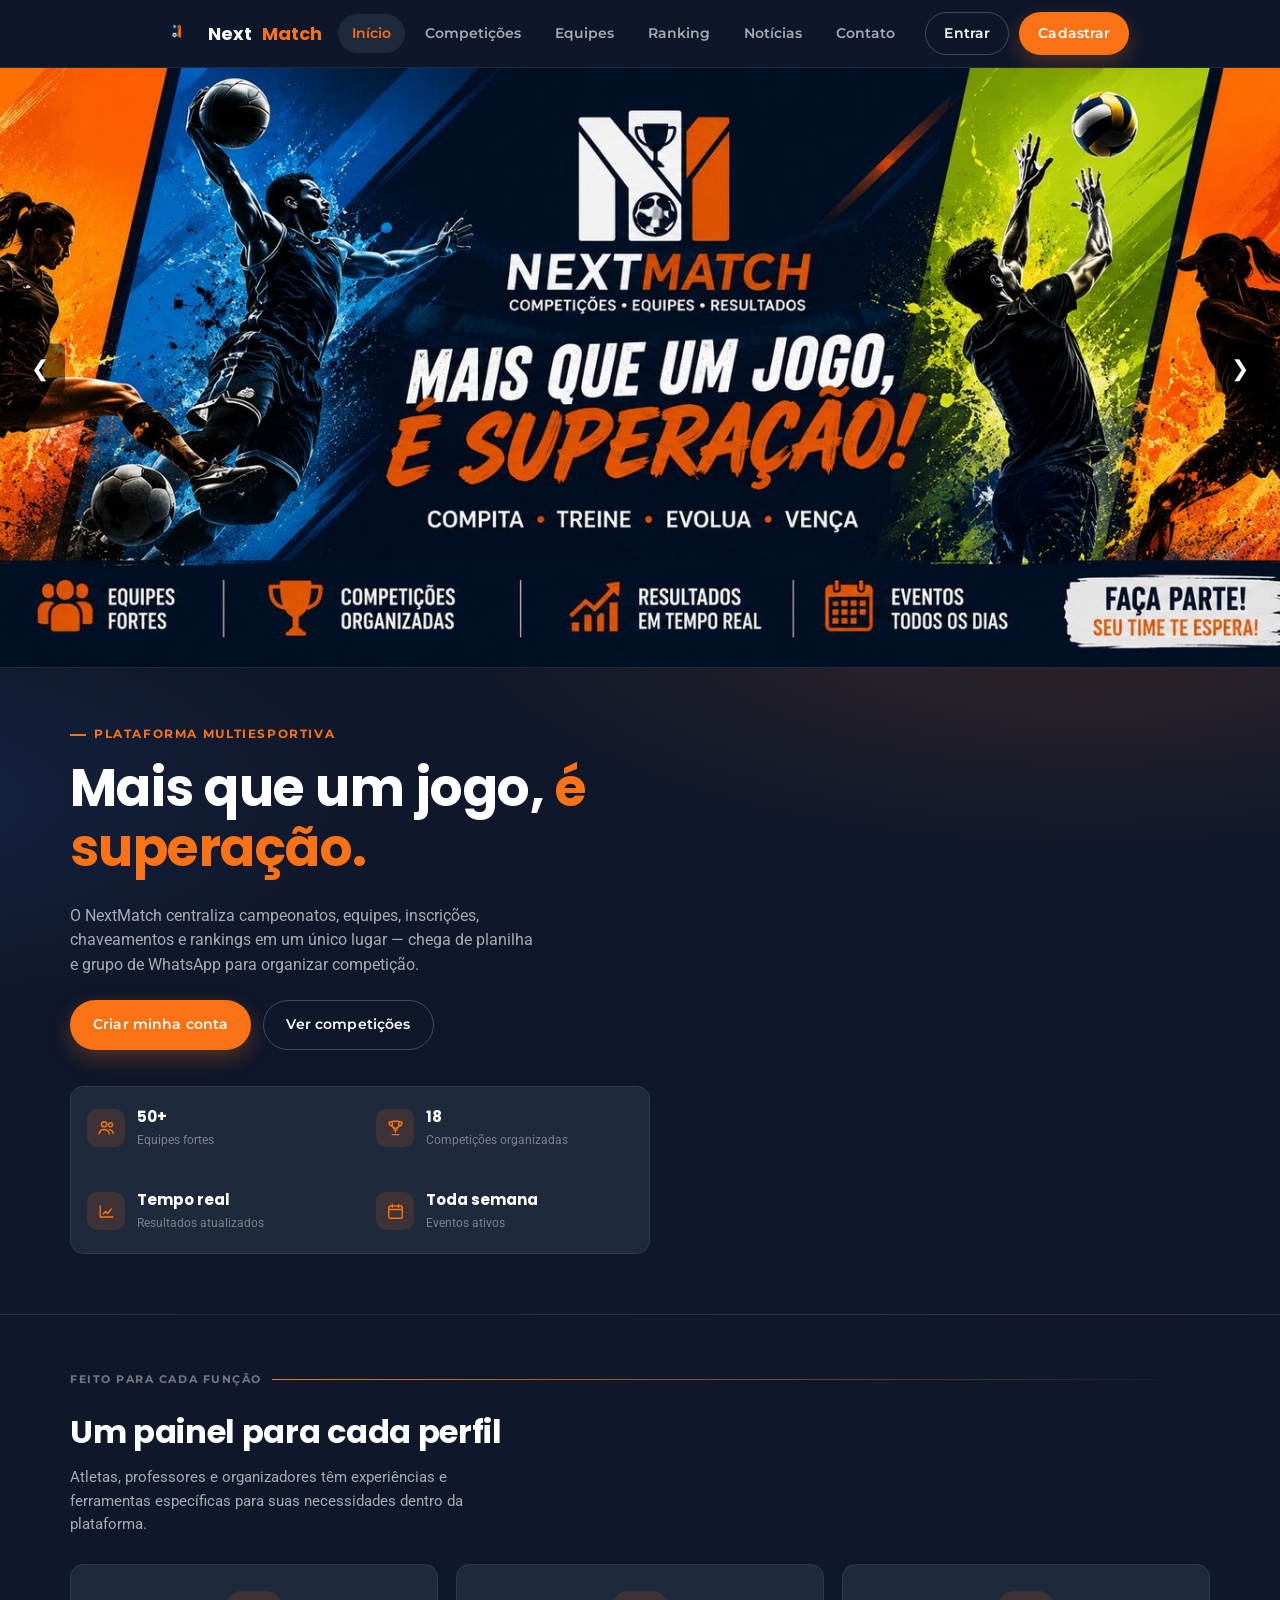
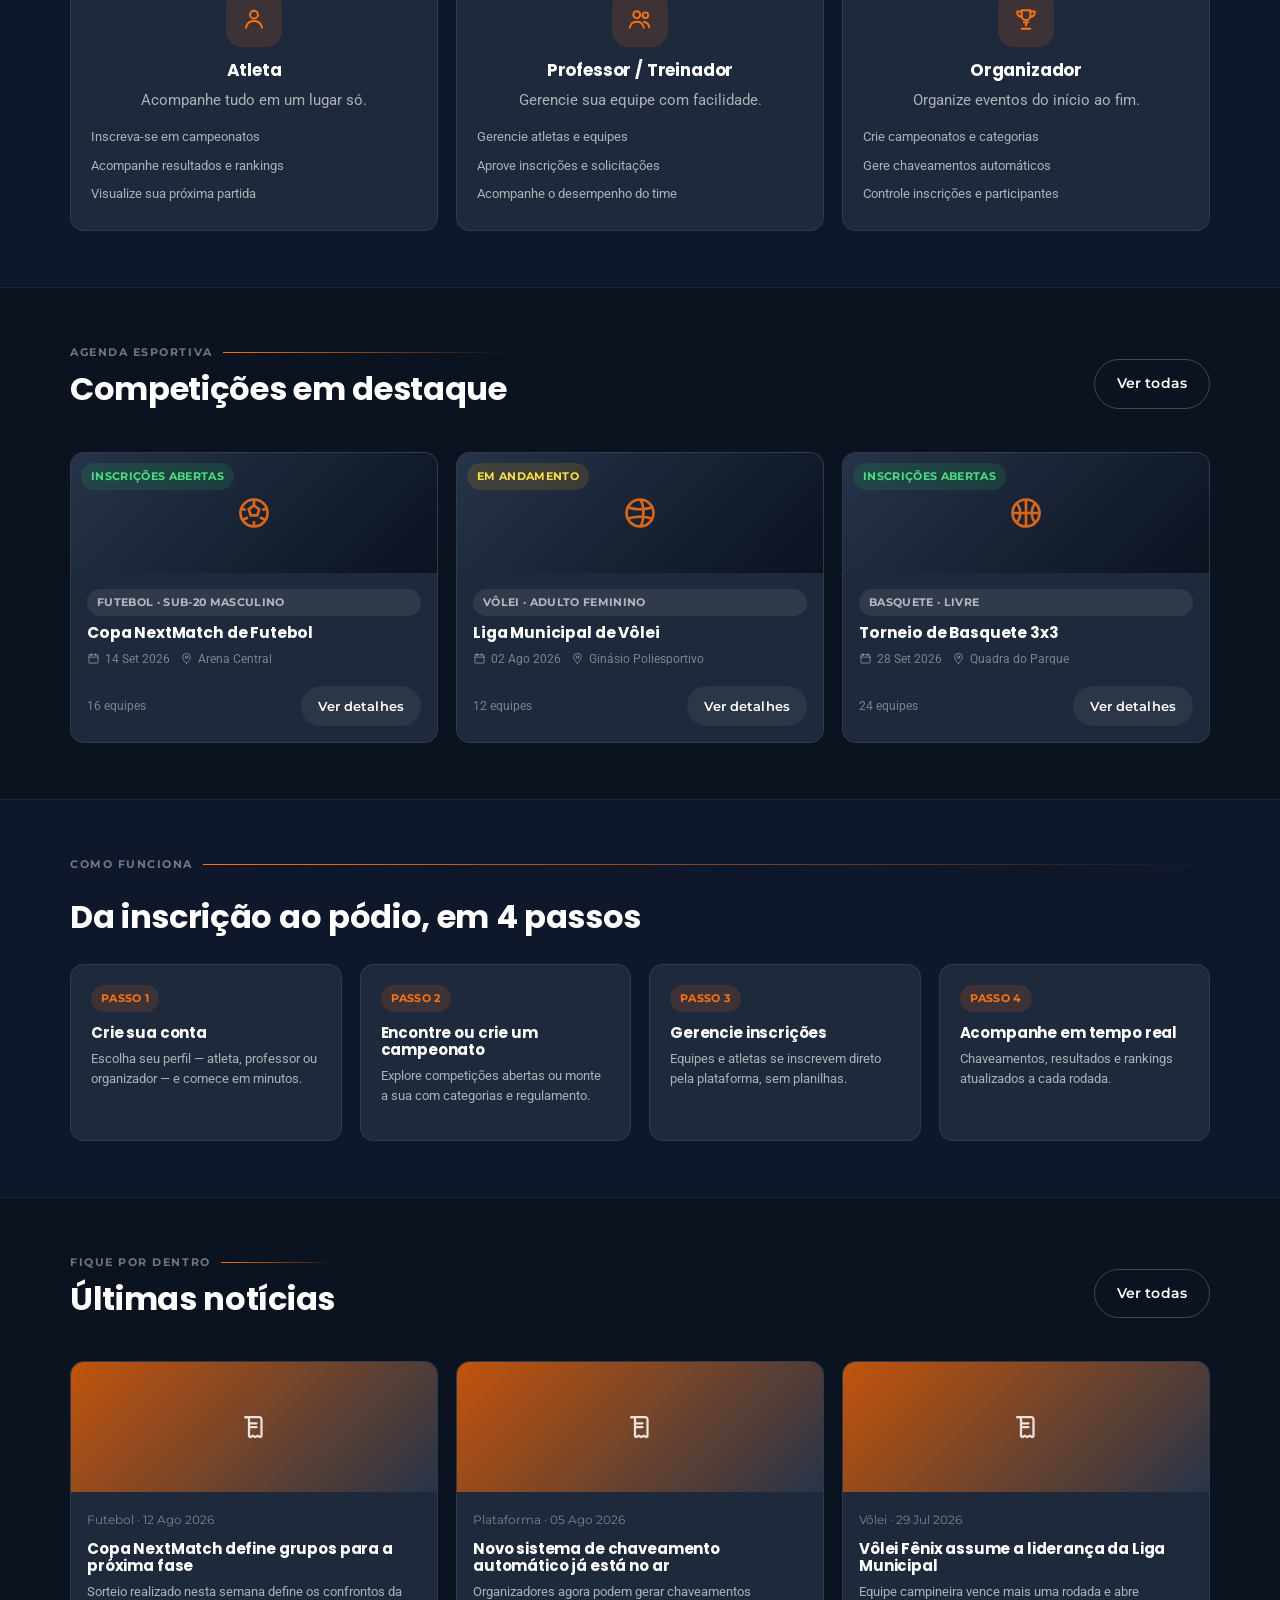
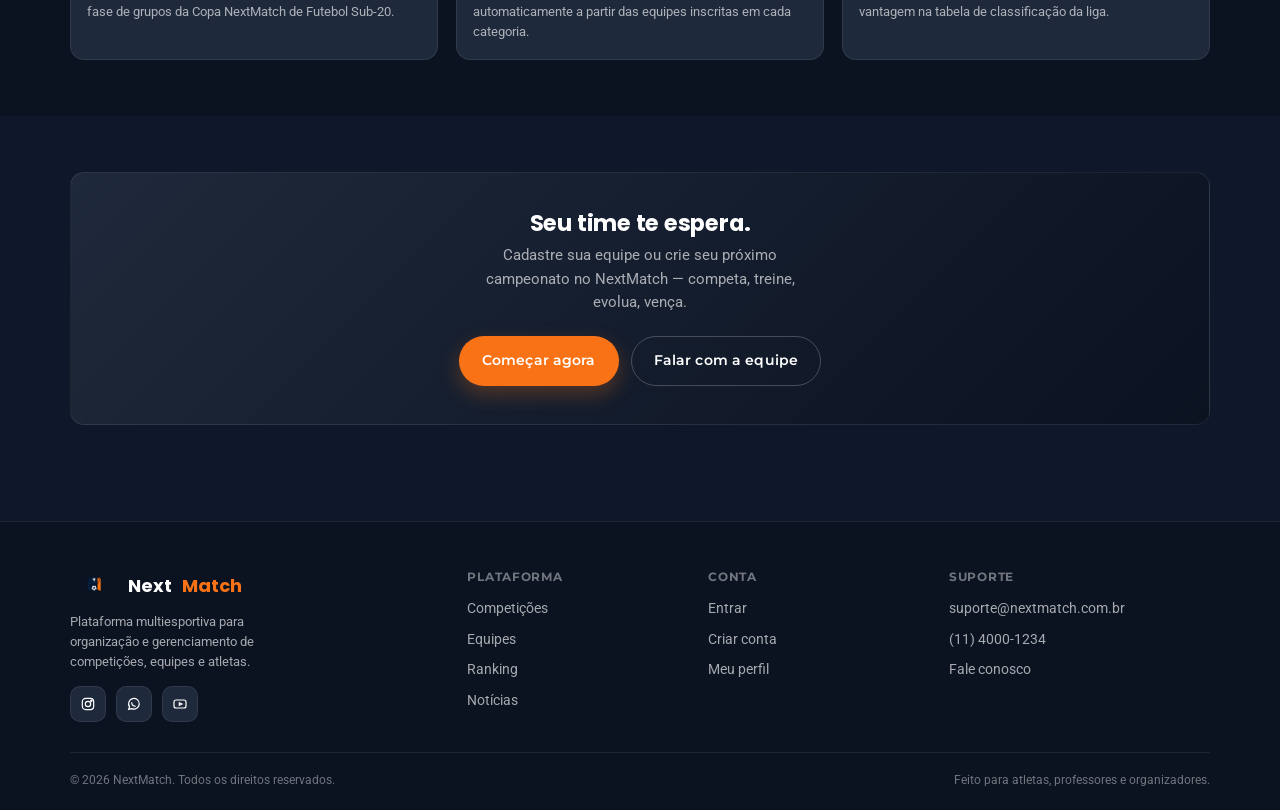
<file: Next Match-carrossel/index.html>
<!DOCTYPE html>
<html lang="pt-BR">
<head>
<meta charset="UTF-8">
<meta name="viewport" content="width=device-width, initial-scale=1.0">
<title>NextMatch — Sua plataforma multiesportiva</title>
<meta name="description" content="NextMatch centraliza a organização de campeonatos, equipes, inscrições e rankings esportivos em um só lugar.">
<link rel="icon" href="assets/img/logo.png">
<link rel="preconnect" href="https://fonts.googleapis.com">
<link href="https://fonts.googleapis.com/css2?family=Poppins:wght@500;600;700;800&family=Roboto:wght@400;500;700&family=Montserrat:wght@500;600;700&display=swap" rel="stylesheet">
<link rel="stylesheet" href="assets/css/style.css">
</head>
<body class="has-bottom-nav">

<div id="app-header"></div>

<main>

  <!-- Banner -->
  <section class="banner">
    
    <button class="anterior" onclick="mudarBanner(-1)">&#10094;</button>
    <button class="proximo" onclick="mudarBanner(1)">&#10095;</button>
    
  </section>

  <!-- HERO -->
  <section class="hero" style=" background: radial-gradient(1100px 420px at 85% -10%, rgba(249,115,22,.16), transparent 60%),     radial-gradient(900px 380px at -10% 20%, rgba(59,130,246,.12), transparent 55%),     var(--bg);">
    <div class="container">
      <div class="hero-copy">
        <span class="eyebrow">Plataforma multiesportiva</span>
        <h1>Mais que um jogo, <em>é superação.</em></h1>
        <p>O NextMatch centraliza campeonatos, equipes, inscrições, chaveamentos e rankings em um único lugar — chega de planilha e grupo de WhatsApp para organizar competição.</p>
        <div class="hero-actions">
          <a href="login.html" class="btn btn-primary">Criar minha conta</a>
          <a href="competicoes.html" class="btn btn-outline">Ver competições</a>
        </div>
        <div class="stat-strip"></div>
      </div>
    
    </div>
  </section>


  <!-- PERFIS -->
  <section class="section">
    <div class="container">
      <div class="bracket-divider"><span class="tag">Feito para cada função</span><span class="line"></span></div>
      <div class="section-head">
        <h2>Um painel para cada perfil</h2>
        <p>Atletas, professores e organizadores têm experiências e ferramentas específicas para suas necessidades dentro da plataforma.</p>
      </div>
      <div class="grid grid-3">
        <div class="card profile-card">
          <div class="ico" id="icoAtleta"></div>
          <h3>Atleta</h3>
          <p>Acompanhe tudo em um lugar só.</p>
          <ul>
            <li id="icoCheck1">Inscreva-se em campeonatos</li>
            <li id="icoCheck2">Acompanhe resultados e rankings</li>
            <li id="icoCheck3">Visualize sua próxima partida</li>
          </ul>
        </div>
        <div class="card profile-card">
          <div class="ico" id="icoProfessor"></div>
          <h3>Professor / Treinador</h3>
          <p>Gerencie sua equipe com facilidade.</p>
          <ul>
            <li>Gerencie atletas e equipes</li>
            <li>Aprove inscrições e solicitações</li>
            <li>Acompanhe o desempenho do time</li>
          </ul>
        </div>
        <div class="card profile-card">
          <div class="ico" id="icoOrganizador"></div>
          <h3>Organizador</h3>
          <p>Organize eventos do início ao fim.</p>
          <ul>
            <li>Crie campeonatos e categorias</li>
            <li>Gere chaveamentos automáticos</li>
            <li>Controle inscrições e participantes</li>
          </ul>
        </div>
      </div>
    </div>
  </section>

  <!-- DESTAQUES -->
  <section class="section" style="background:var(--bg-alt);border-top:1px solid var(--border);border-bottom:1px solid var(--border);">
    <div class="container">
      <div class="section-head flex-between" style="flex-wrap:wrap;gap:14px;">
        <div>
          <div class="bracket-divider" style="margin-bottom:10px;"><span class="tag">Agenda esportiva</span><span class="line"></span></div>
          <h2 class="mt-0">Competições em destaque</h2>
        </div>
        <a href="competicoes.html" class="btn btn-outline">Ver todas</a>
      </div>
      <div class="grid grid-3" id="homeCompetitions"></div>
    </div>
  </section>

  <!-- COMO FUNCIONA -->
  <section class="section">
    <div class="container">
      <div class="bracket-divider"><span class="tag">Como funciona</span><span class="line"></span></div>
      <div class="section-head"><h2>Da inscrição ao pódio, em 4 passos</h2></div>
      <div class="grid grid-4">
        <div class="card">
          <div class="chip" style="margin-bottom:12px;">Passo 1</div>
          <h4>Crie sua conta</h4>
          <p style="font-size:13px;">Escolha seu perfil — atleta, professor ou organizador — e comece em minutos.</p>
        </div>
        <div class="card">
          <div class="chip" style="margin-bottom:12px;">Passo 2</div>
          <h4>Encontre ou crie um campeonato</h4>
          <p style="font-size:13px;">Explore competições abertas ou monte a sua com categorias e regulamento.</p>
        </div>
        <div class="card">
          <div class="chip" style="margin-bottom:12px;">Passo 3</div>
          <h4>Gerencie inscrições</h4>
          <p style="font-size:13px;">Equipes e atletas se inscrevem direto pela plataforma, sem planilhas.</p>
        </div>
        <div class="card">
          <div class="chip" style="margin-bottom:12px;">Passo 4</div>
          <h4>Acompanhe em tempo real</h4>
          <p style="font-size:13px;">Chaveamentos, resultados e rankings atualizados a cada rodada.</p>
        </div>
      </div>
    </div>
  </section>

  <!-- NOTÍCIAS -->
  <section class="section" style="background:var(--bg-alt);border-top:1px solid var(--border);">
    <div class="container">
      <div class="section-head flex-between" style="flex-wrap:wrap;gap:14px;">
        <div>
          <div class="bracket-divider" style="margin-bottom:10px;"><span class="tag">Fique por dentro</span><span class="line"></span></div>
          <h2 class="mt-0">Últimas notícias</h2>
        </div>
        <a href="noticias.html" class="btn btn-outline">Ver todas</a>
      </div>
      <div class="grid grid-3" id="homeNews"></div>
    </div>
  </section>

  <!-- CTA FINAL -->
  <section class="section">
    <div class="container">
      <div class="card" style="padding:38px 26px;text-align:center;background:linear-gradient(135deg,var(--surface),var(--bg-alt));">
        <h2 style="margin-bottom:8px;">Seu time te espera.</h2>
        <p style="max-width:44ch;margin:0 auto 20px;">Cadastre sua equipe ou crie seu próximo campeonato no NextMatch — competa, treine, evolua, vença.</p>
        <div class="hero-actions" style="justify-content:center;">
          <a href="login.html" class="btn btn-primary">Começar agora</a>
          <a href="contato.html" class="btn btn-outline">Falar com a equipe</a>
        </div>
      </div>
    </div>
  </section>
</main>

<div id="app-footer"></div>
<div id="app-bottomnav"></div>

<script src="assets/js/data.js"></script>
<script src="assets/js/components.js"></script>
<script src="assets/js/main.js"></script>
<script>
  nmMountChrome("index.html");
  document.getElementById("icoAtleta").innerHTML = NM_ICO.user;
  document.getElementById("icoProfessor").innerHTML = NM_ICO.users;
  document.getElementById("icoOrganizador").innerHTML = NM_ICO.trophy;
  document.querySelector(".stat-strip").innerHTML = `
    <div class="stat"><span class="ico">${NM_ICO.users}</span><div><b>50+</b><span>Equipes fortes</span></div></div>
    <div class="stat"><span class="ico">${NM_ICO.trophy}</span><div><b>18</b><span>Competições organizadas</span></div></div>
    <div class="stat"><span class="ico">${NM_ICO.chart}</span><div><b>Tempo real</b><span>Resultados atualizados</span></div></div>
    <div class="stat"><span class="ico">${NM_ICO.calendar}</span><div><b>Toda semana</b><span>Eventos ativos</span></div></div>
  `;
</script>
</body>
</html>
</file>
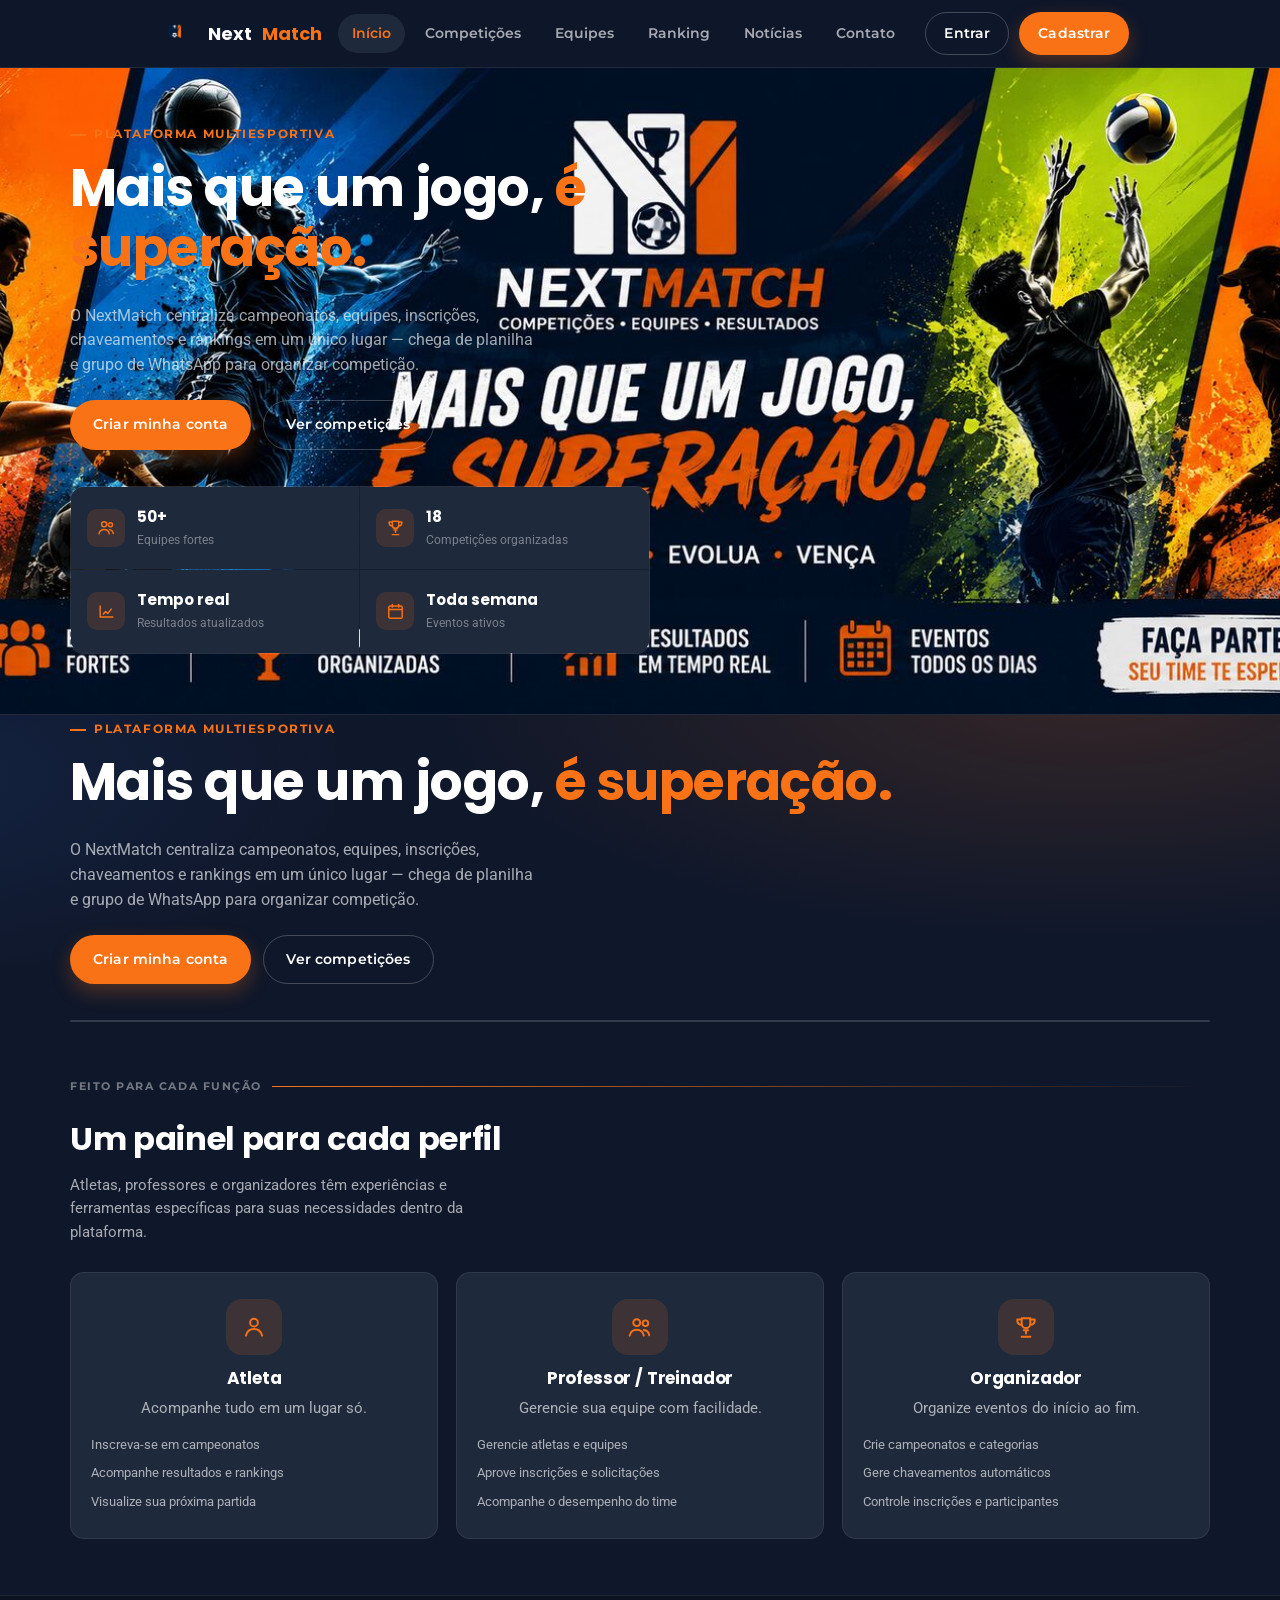
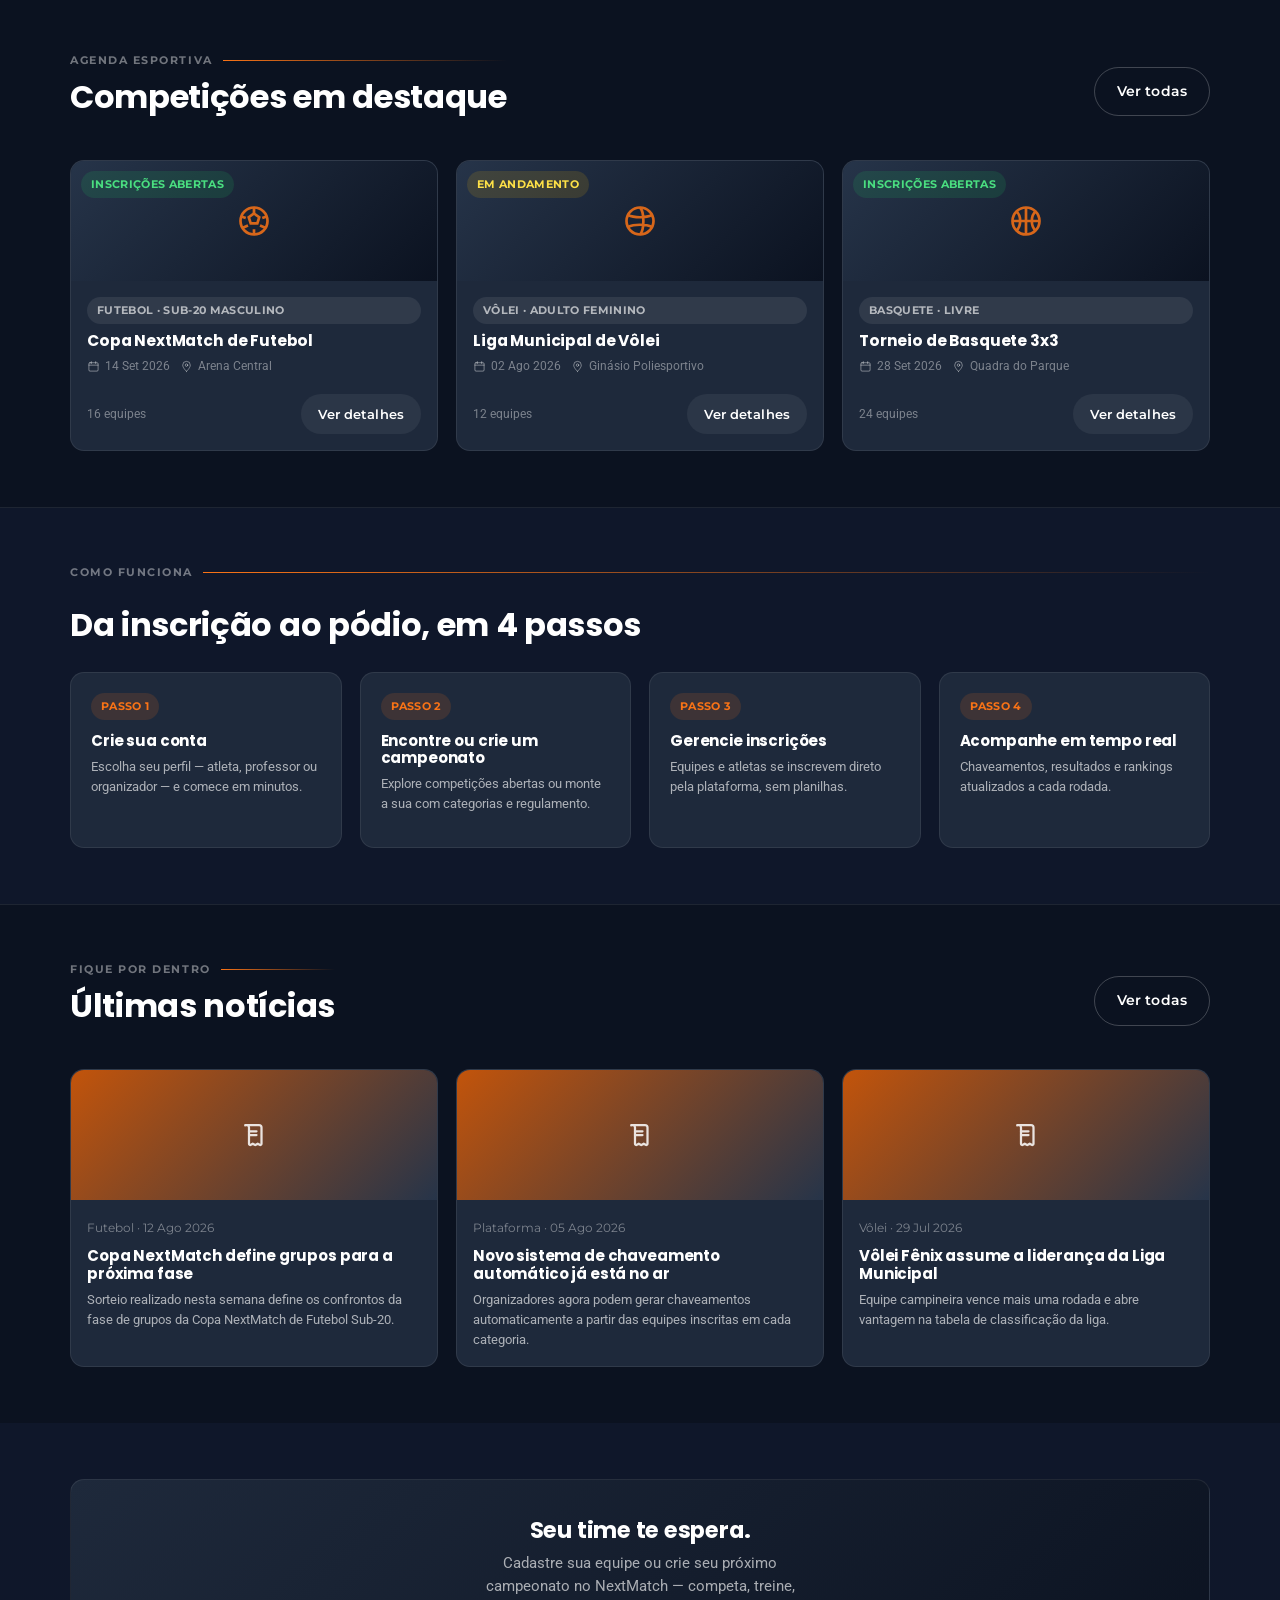
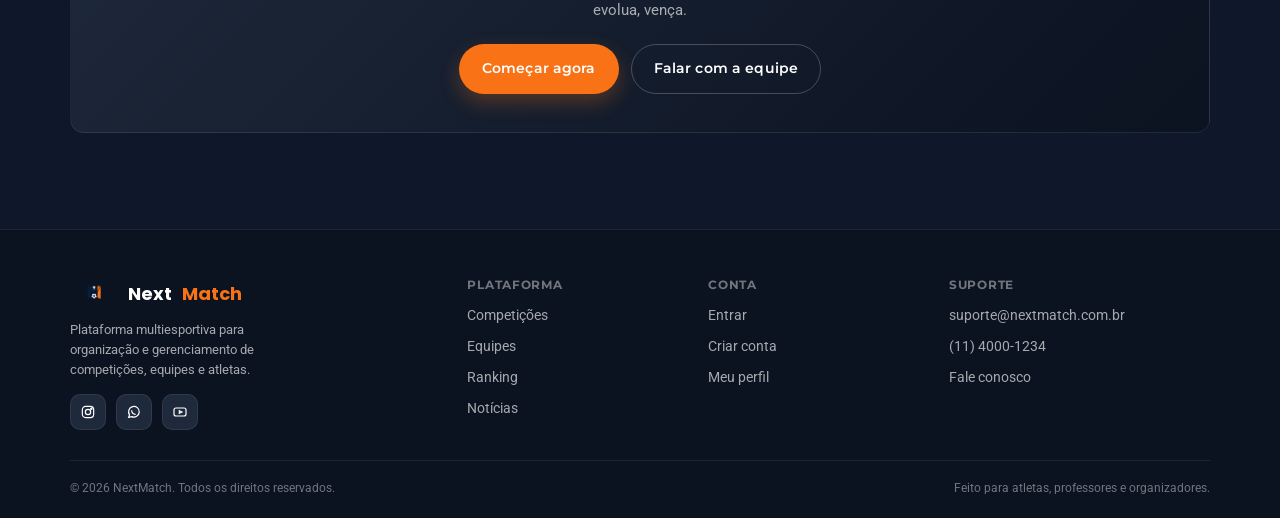
<file: NextMatch-site/nextmatch/index.html>
<!DOCTYPE html>
<html lang="pt-BR">
<head>
<meta charset="UTF-8">
<meta name="viewport" content="width=device-width, initial-scale=1.0">
<title>NextMatch — Sua plataforma multiesportiva</title>
<meta name="description" content="NextMatch centraliza a organização de campeonatos, equipes, inscrições e rankings esportivos em um só lugar.">
<link rel="icon" href="assets/img/logo.png">
<link rel="preconnect" href="https://fonts.googleapis.com">
<link href="https://fonts.googleapis.com/css2?family=Poppins:wght@500;600;700;800&family=Roboto:wght@400;500;700&family=Montserrat:wght@500;600;700&display=swap" rel="stylesheet">
<link rel="stylesheet" href="assets/css/style.css">
</head>
<body class="has-bottom-nav">

<div id="app-header"></div>

<main>
  <!-- HERO -->
  <section class="hero">
    <div class="container">
      <div class="hero-copy">
        <span class="eyebrow">Plataforma multiesportiva</span>
        <h1>Mais que um jogo, <em>é superação.</em></h1>
        <p>O NextMatch centraliza campeonatos, equipes, inscrições, chaveamentos e rankings em um único lugar — chega de planilha e grupo de WhatsApp para organizar competição.</p>
        <div class="hero-actions">
          <a href="login.html" class="btn btn-primary">Criar minha conta</a>
          <a href="competicoes.html" class="btn btn-outline">Ver competições</a>
        </div>
        <div class="stat-strip"></div>
      </div>
    
    </div>
  </section>

  <!-- HERO -->
  <section class="hero.2" style=" background: radial-gradient(1100px 420px at 85% -10%, rgba(249,115,22,.16), transparent 60%),     radial-gradient(900px 380px at -10% 20%, rgba(59,130,246,.12), transparent 55%),     var(--bg);">
    <div class="container">
      <div class="hero-copy">
        <span class="eyebrow">Plataforma multiesportiva</span>
        <h1>Mais que um jogo, <em>é superação.</em></h1>
        <p>O NextMatch centraliza campeonatos, equipes, inscrições, chaveamentos e rankings em um único lugar — chega de planilha e grupo de WhatsApp para organizar competição.</p>
        <div class="hero-actions">
          <a href="login.html" class="btn btn-primary">Criar minha conta</a>
          <a href="competicoes.html" class="btn btn-outline">Ver competições</a>
        </div>
        <div class="stat-strip"></div>
      </div>
    
    </div>
  </section>


  <!-- PERFIS -->
  <section class="section">
    <div class="container">
      <div class="bracket-divider"><span class="tag">Feito para cada função</span><span class="line"></span></div>
      <div class="section-head">
        <h2>Um painel para cada perfil</h2>
        <p>Atletas, professores e organizadores têm experiências e ferramentas específicas para suas necessidades dentro da plataforma.</p>
      </div>
      <div class="grid grid-3">
        <div class="card profile-card">
          <div class="ico" id="icoAtleta"></div>
          <h3>Atleta</h3>
          <p>Acompanhe tudo em um lugar só.</p>
          <ul>
            <li id="icoCheck1">Inscreva-se em campeonatos</li>
            <li id="icoCheck2">Acompanhe resultados e rankings</li>
            <li id="icoCheck3">Visualize sua próxima partida</li>
          </ul>
        </div>
        <div class="card profile-card">
          <div class="ico" id="icoProfessor"></div>
          <h3>Professor / Treinador</h3>
          <p>Gerencie sua equipe com facilidade.</p>
          <ul>
            <li>Gerencie atletas e equipes</li>
            <li>Aprove inscrições e solicitações</li>
            <li>Acompanhe o desempenho do time</li>
          </ul>
        </div>
        <div class="card profile-card">
          <div class="ico" id="icoOrganizador"></div>
          <h3>Organizador</h3>
          <p>Organize eventos do início ao fim.</p>
          <ul>
            <li>Crie campeonatos e categorias</li>
            <li>Gere chaveamentos automáticos</li>
            <li>Controle inscrições e participantes</li>
          </ul>
        </div>
      </div>
    </div>
  </section>

  <!-- DESTAQUES -->
  <section class="section" style="background:var(--bg-alt);border-top:1px solid var(--border);border-bottom:1px solid var(--border);">
    <div class="container">
      <div class="section-head flex-between" style="flex-wrap:wrap;gap:14px;">
        <div>
          <div class="bracket-divider" style="margin-bottom:10px;"><span class="tag">Agenda esportiva</span><span class="line"></span></div>
          <h2 class="mt-0">Competições em destaque</h2>
        </div>
        <a href="competicoes.html" class="btn btn-outline">Ver todas</a>
      </div>
      <div class="grid grid-3" id="homeCompetitions"></div>
    </div>
  </section>

  <!-- COMO FUNCIONA -->
  <section class="section">
    <div class="container">
      <div class="bracket-divider"><span class="tag">Como funciona</span><span class="line"></span></div>
      <div class="section-head"><h2>Da inscrição ao pódio, em 4 passos</h2></div>
      <div class="grid grid-4">
        <div class="card">
          <div class="chip" style="margin-bottom:12px;">Passo 1</div>
          <h4>Crie sua conta</h4>
          <p style="font-size:13px;">Escolha seu perfil — atleta, professor ou organizador — e comece em minutos.</p>
        </div>
        <div class="card">
          <div class="chip" style="margin-bottom:12px;">Passo 2</div>
          <h4>Encontre ou crie um campeonato</h4>
          <p style="font-size:13px;">Explore competições abertas ou monte a sua com categorias e regulamento.</p>
        </div>
        <div class="card">
          <div class="chip" style="margin-bottom:12px;">Passo 3</div>
          <h4>Gerencie inscrições</h4>
          <p style="font-size:13px;">Equipes e atletas se inscrevem direto pela plataforma, sem planilhas.</p>
        </div>
        <div class="card">
          <div class="chip" style="margin-bottom:12px;">Passo 4</div>
          <h4>Acompanhe em tempo real</h4>
          <p style="font-size:13px;">Chaveamentos, resultados e rankings atualizados a cada rodada.</p>
        </div>
      </div>
    </div>
  </section>

  <!-- NOTÍCIAS -->
  <section class="section" style="background:var(--bg-alt);border-top:1px solid var(--border);">
    <div class="container">
      <div class="section-head flex-between" style="flex-wrap:wrap;gap:14px;">
        <div>
          <div class="bracket-divider" style="margin-bottom:10px;"><span class="tag">Fique por dentro</span><span class="line"></span></div>
          <h2 class="mt-0">Últimas notícias</h2>
        </div>
        <a href="noticias.html" class="btn btn-outline">Ver todas</a>
      </div>
      <div class="grid grid-3" id="homeNews"></div>
    </div>
  </section>

  <!-- CTA FINAL -->
  <section class="section">
    <div class="container">
      <div class="card" style="padding:38px 26px;text-align:center;background:linear-gradient(135deg,var(--surface),var(--bg-alt));">
        <h2 style="margin-bottom:8px;">Seu time te espera.</h2>
        <p style="max-width:44ch;margin:0 auto 20px;">Cadastre sua equipe ou crie seu próximo campeonato no NextMatch — competa, treine, evolua, vença.</p>
        <div class="hero-actions" style="justify-content:center;">
          <a href="login.html" class="btn btn-primary">Começar agora</a>
          <a href="contato.html" class="btn btn-outline">Falar com a equipe</a>
        </div>
      </div>
    </div>
  </section>
</main>

<div id="app-footer"></div>
<div id="app-bottomnav"></div>

<script src="assets/js/data.js"></script>
<script src="assets/js/components.js"></script>
<script src="assets/js/main.js"></script>
<script>
  nmMountChrome("index.html");
  document.getElementById("icoAtleta").innerHTML = NM_ICO.user;
  document.getElementById("icoProfessor").innerHTML = NM_ICO.users;
  document.getElementById("icoOrganizador").innerHTML = NM_ICO.trophy;
  document.querySelector(".stat-strip").innerHTML = `
    <div class="stat"><span class="ico">${NM_ICO.users}</span><div><b>50+</b><span>Equipes fortes</span></div></div>
    <div class="stat"><span class="ico">${NM_ICO.trophy}</span><div><b>18</b><span>Competições organizadas</span></div></div>
    <div class="stat"><span class="ico">${NM_ICO.chart}</span><div><b>Tempo real</b><span>Resultados atualizados</span></div></div>
    <div class="stat"><span class="ico">${NM_ICO.calendar}</span><div><b>Toda semana</b><span>Eventos ativos</span></div></div>
  `;
</script>
</body>
</html>
</file>
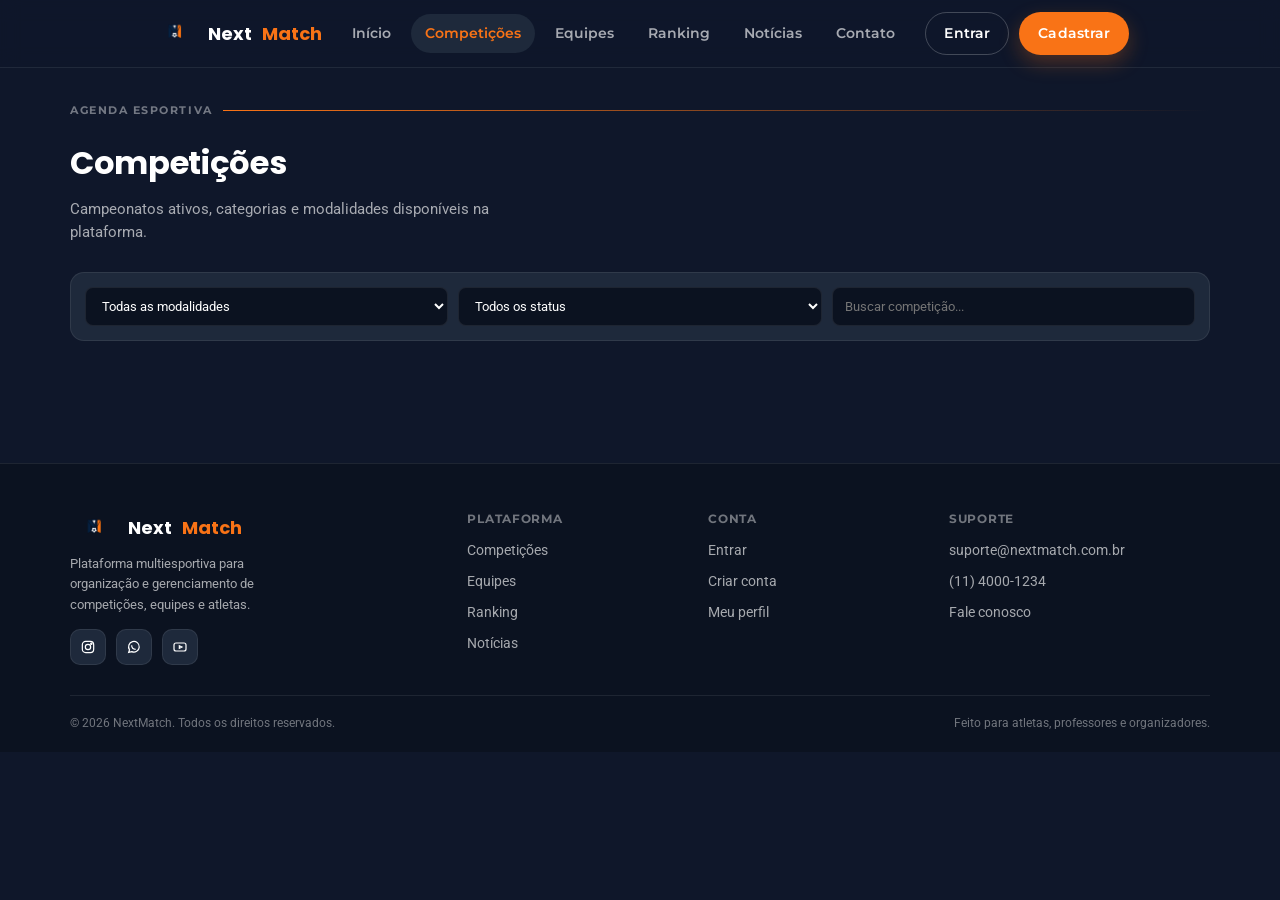
<file: Next Match-carrossel/competicoes.html>
<!DOCTYPE html>
<html lang="pt-BR">
<head>
<meta charset="UTF-8">
<meta name="viewport" content="width=device-width, initial-scale=1.0">
<title>Competições · NextMatch</title>
<link rel="icon" href="assets/img/logo.png">
<link rel="preconnect" href="https://fonts.googleapis.com">
<link href="https://fonts.googleapis.com/css2?family=Poppins:wght@500;600;700;800&family=Roboto:wght@400;500;700&family=Montserrat:wght@500;600;700&display=swap" rel="stylesheet">
<link rel="stylesheet" href="assets/css/style.css">
</head>
<body class="has-bottom-nav">

<div id="app-header"></div>

<main class="section" style="padding-top:34px;">
  <div class="container">
    <div class="bracket-divider"><span class="tag">Agenda esportiva</span><span class="line"></span></div>
    <div class="section-head">
      <h2>Competições</h2>
      <p>Campeonatos ativos, categorias e modalidades disponíveis na plataforma.</p>
    </div>

    <div class="filter-bar">
      <select id="filtroModalidade">
        <option value="">Todas as modalidades</option>
        <option>Futebol</option><option>Vôlei</option><option>Basquete</option><option>Tênis</option><option>Atletismo</option><option>Natação</option>
      </select>
      <select id="filtroStatus">
        <option value="">Todos os status</option>
        <option>Inscrições abertas</option><option>Em andamento</option><option>Em breve</option><option>Encerrado</option>
      </select>
      <input type="search" id="filtroBusca" placeholder="Buscar competição...">
    </div>

    <div class="grid grid-3" id="compGrid"></div>
  </div>
</main>

<div id="app-footer"></div>
<div id="app-bottomnav"></div>

<script src="assets/js/data.js"></script>
<script src="assets/js/components.js"></script>
<script src="assets/js/main.js"></script>
<script>nmMountChrome("competicoes.html");</script>
</body>
</html>
</file>
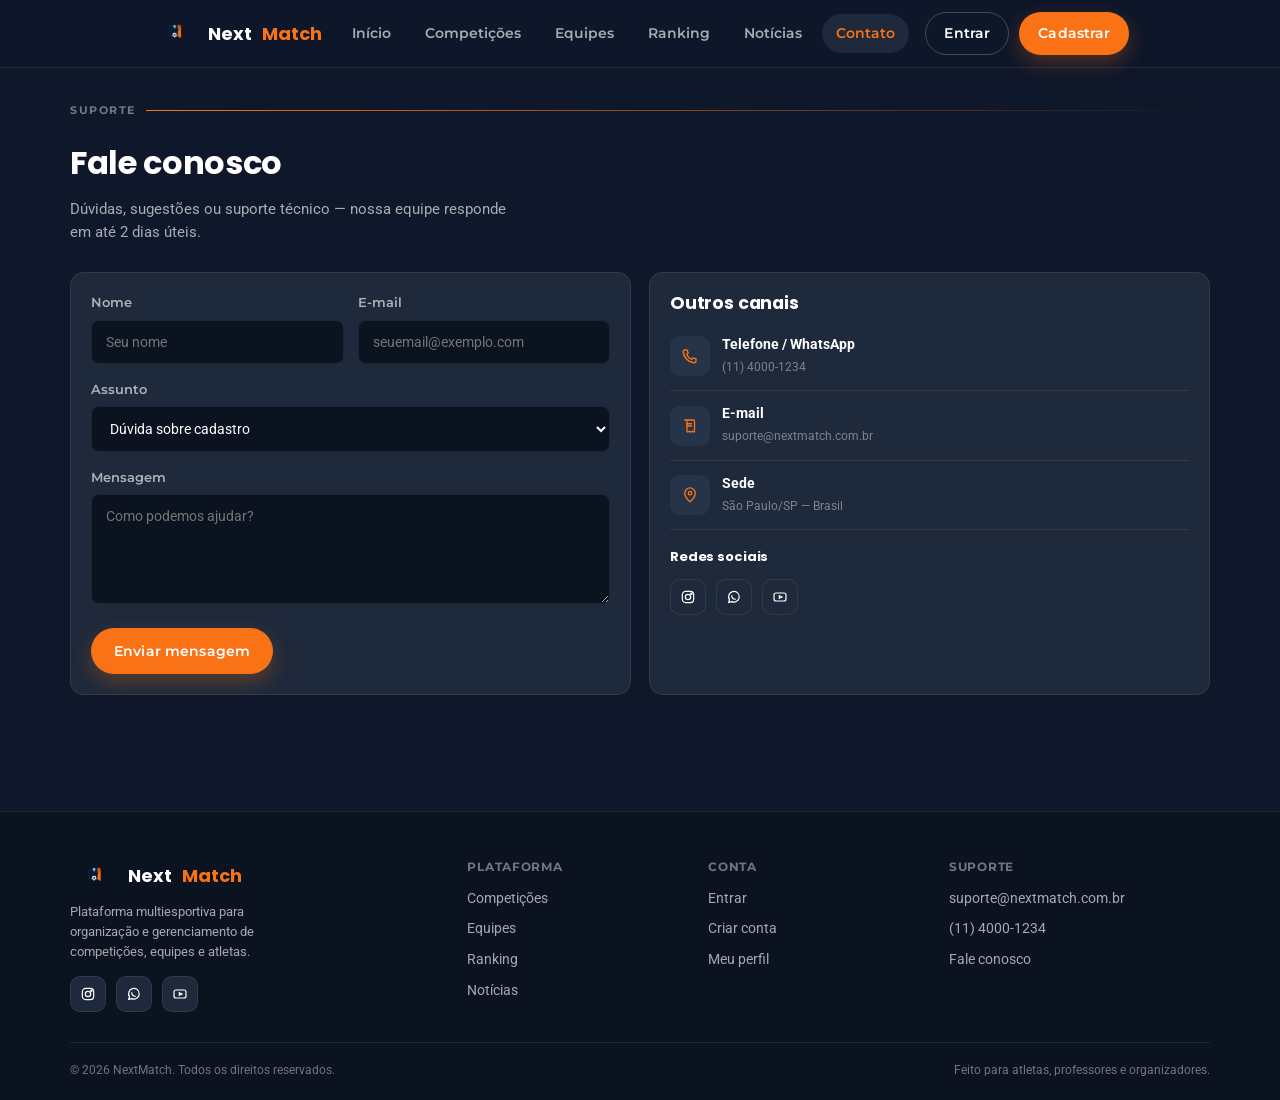
<file: Next Match-carrossel/contato.html>
<!DOCTYPE html>
<html lang="pt-BR">
<head>
<meta charset="UTF-8">
<meta name="viewport" content="width=device-width, initial-scale=1.0">
<title>Contato · NextMatch</title>
<link rel="icon" href="assets/img/logo.png">
<link rel="preconnect" href="https://fonts.googleapis.com">
<link href="https://fonts.googleapis.com/css2?family=Poppins:wght@500;600;700;800&family=Roboto:wght@400;500;700&family=Montserrat:wght@500;600;700&display=swap" rel="stylesheet">
<link rel="stylesheet" href="assets/css/style.css">
</head>
<body class="has-bottom-nav">

<div id="app-header"></div>

<main class="section" style="padding-top:34px;">
  <div class="container">
    <div class="bracket-divider"><span class="tag">Suporte</span><span class="line"></span></div>
    <div class="section-head">
      <h2>Fale conosco</h2>
      <p>Dúvidas, sugestões ou suporte técnico — nossa equipe responde em até 2 dias úteis.</p>
    </div>

    <div class="grid grid-2">
      <div class="panel">
        <div class="form-msg" id="contatoMsg"></div>
        <form id="contatoForm">
          <div class="field-row">
            <div class="field"><label for="ctNome">Nome</label><input id="ctNome" type="text" placeholder="Seu nome" required></div>
            <div class="field"><label for="ctEmail">E-mail</label><input id="ctEmail" type="email" placeholder="seuemail@exemplo.com" required></div>
          </div>
          <div class="field"><label for="ctAssunto">Assunto</label>
            <select id="ctAssunto">
              <option>Dúvida sobre cadastro</option>
              <option>Suporte técnico</option>
              <option>Parceria / organização de evento</option>
              <option>Outro</option>
            </select>
          </div>
          <div class="field"><label for="ctMensagem">Mensagem</label><textarea id="ctMensagem" placeholder="Como podemos ajudar?" required></textarea></div>
          <button type="submit" class="btn btn-primary">Enviar mensagem</button>
        </form>
      </div>

      <div class="panel">
        <h3 style="margin-top:0;">Outros canais</h3>
        <div class="list-row"><div class="thumb" id="icoPhone"></div><div class="info"><b>Telefone / WhatsApp</b><span>(11) 4000-1234</span></div></div>
        <div class="list-row"><div class="thumb" id="icoMail"></div><div class="info"><b>E-mail</b><span>suporte@nextmatch.com.br</span></div></div>
        <div class="list-row"><div class="thumb" id="icoPin"></div><div class="info"><b>Sede</b><span>São Paulo/SP — Brasil</span></div></div>
        <h4 style="margin:20px 0 10px;font-size:13px;">Redes sociais</h4>
        <div class="social-row" id="contatoSocialRow">
          <a href="#" aria-label="Instagram"></a>
          <a href="#" aria-label="WhatsApp"></a>
          <a href="#" aria-label="YouTube"></a>
        </div>
      </div>
    </div>
  </div>
</main>

<div id="app-footer"></div>
<div id="app-bottomnav"></div>

<script src="assets/js/data.js"></script>
<script src="assets/js/components.js"></script>
<script src="assets/js/main.js"></script>
<script>
  nmMountChrome("contato.html");
  document.getElementById("icoPhone").innerHTML = NM_ICO.phone;
  document.getElementById("icoMail").innerHTML = NM_ICO.news;
  document.getElementById("icoPin").innerHTML = NM_ICO.pin;
  const socialIcons = [NM_ICO.instagram, NM_ICO.whatsapp, NM_ICO.youtube];
  document.querySelectorAll("#contatoSocialRow a").forEach((a,i)=>a.innerHTML = socialIcons[i]);
</script>
</body>
</html>
</file>
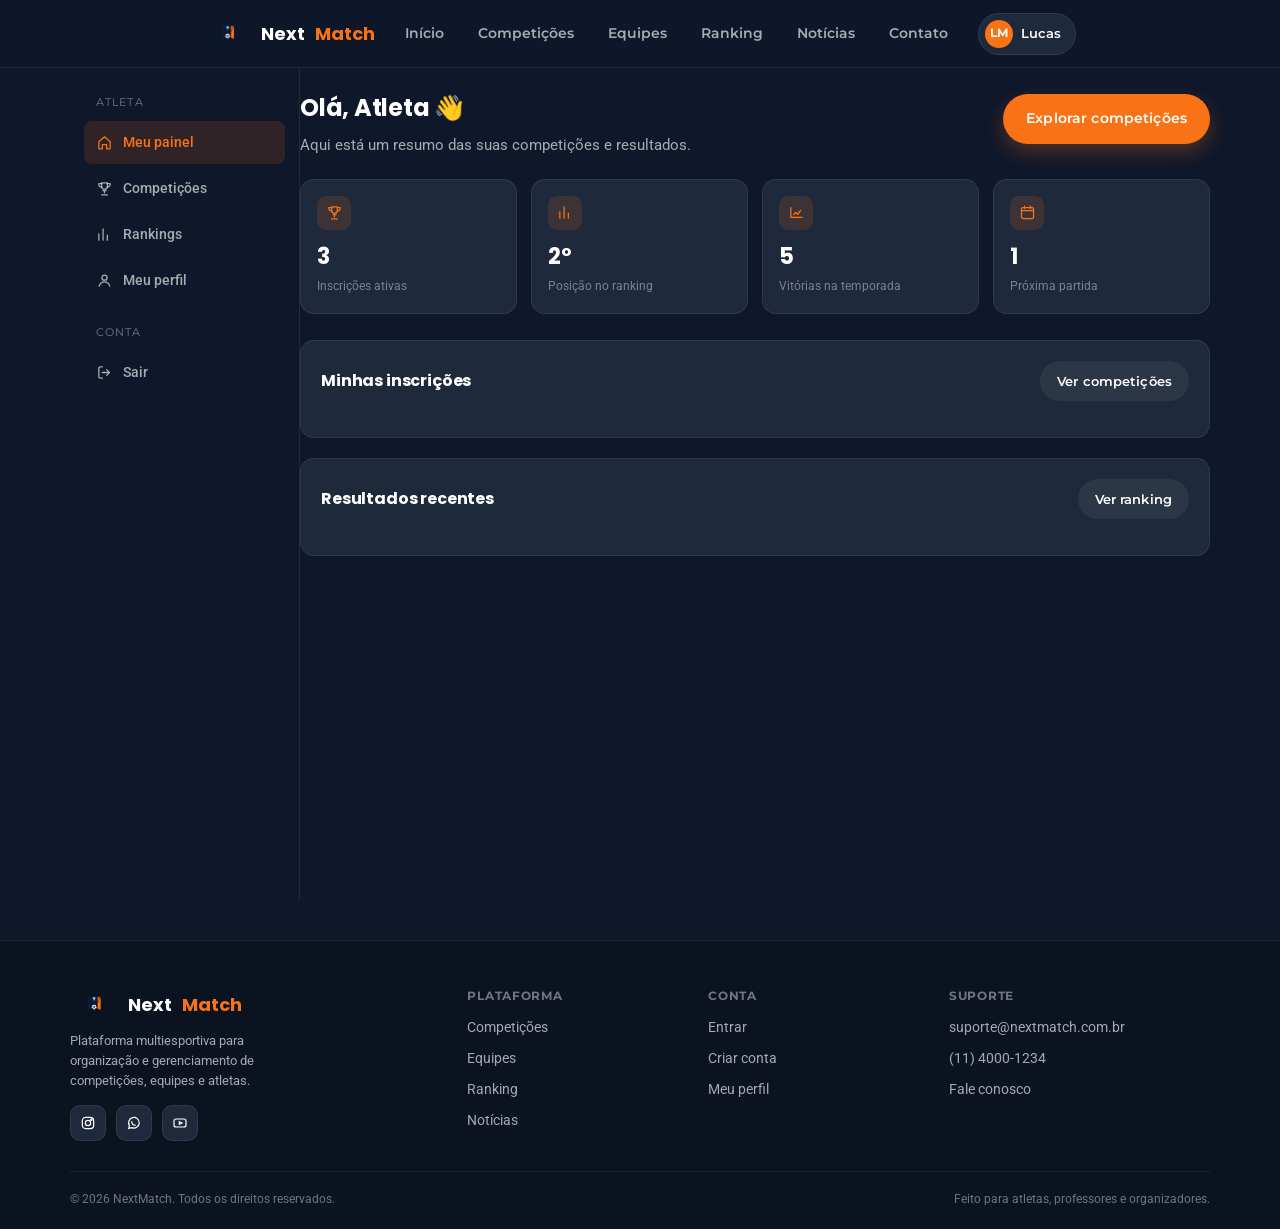
<file: Next Match-carrossel/dashboard-atleta.html>
<!DOCTYPE html>
<html lang="pt-BR">
<head>
<meta charset="UTF-8">
<meta name="viewport" content="width=device-width, initial-scale=1.0">
<title>Painel do Atleta · NextMatch</title>
<link rel="icon" href="assets/img/logo.png">
<link rel="preconnect" href="https://fonts.googleapis.com">
<link href="https://fonts.googleapis.com/css2?family=Poppins:wght@500;600;700;800&family=Roboto:wght@400;500;700&family=Montserrat:wght@500;600;700&display=swap" rel="stylesheet">
<link rel="stylesheet" href="assets/css/style.css">
</head>
<body class="has-bottom-nav">

<div id="app-header"></div>

<div class="dash-shell container" id="dashAtletaRoot">
  <div id="app-sidebar"></div>
  <main class="dash-main">
    <div class="dash-head">
      <div>
        <h1>Olá, <span id="dashAtletaNome">Atleta</span> 👋</h1>
        <p>Aqui está um resumo das suas competições e resultados.</p>
      </div>
      <a href="competicoes.html" class="btn btn-primary">Explorar competições</a>
    </div>

    <div class="kpi-grid">
      <div class="kpi"><div class="ico" id="kpiIco1"></div><b>3</b><span>Inscrições ativas</span></div>
      <div class="kpi"><div class="ico" id="kpiIco2"></div><b>2º</b><span>Posição no ranking</span></div>
      <div class="kpi"><div class="ico" id="kpiIco3"></div><b>5</b><span>Vitórias na temporada</span></div>
      <div class="kpi"><div class="ico" id="kpiIco4"></div><b>1</b><span>Próxima partida</span></div>
    </div>

    <div class="panel">
      <div class="panel-head">
        <h3>Minhas inscrições</h3>
        <a href="competicoes.html" class="btn btn-ghost btn-sm">Ver competições</a>
      </div>
      <div id="atletaInscricoes"></div>
    </div>

    <div class="panel">
      <div class="panel-head">
        <h3>Resultados recentes</h3>
        <a href="ranking.html" class="btn btn-ghost btn-sm">Ver ranking</a>
      </div>
      <div id="atletaResultados"></div>
    </div>
  </main>
</div>

<div id="app-footer"></div>
<div id="app-bottomnav"></div>

<script src="assets/js/data.js"></script>
<script src="assets/js/components.js"></script>
<script src="assets/js/main.js"></script>
<script>
  nmEnsureDemoSession("atleta","Lucas Martins");
  nmMountChrome("dashboard-atleta.html", { dashboardRole:"atleta" });
  document.getElementById("kpiIco1").innerHTML = NM_ICO.trophy;
  document.getElementById("kpiIco2").innerHTML = NM_ICO.rank;
  document.getElementById("kpiIco3").innerHTML = NM_ICO.chart;
  document.getElementById("kpiIco4").innerHTML = NM_ICO.calendar;
</script>
</body>
</html>
</file>
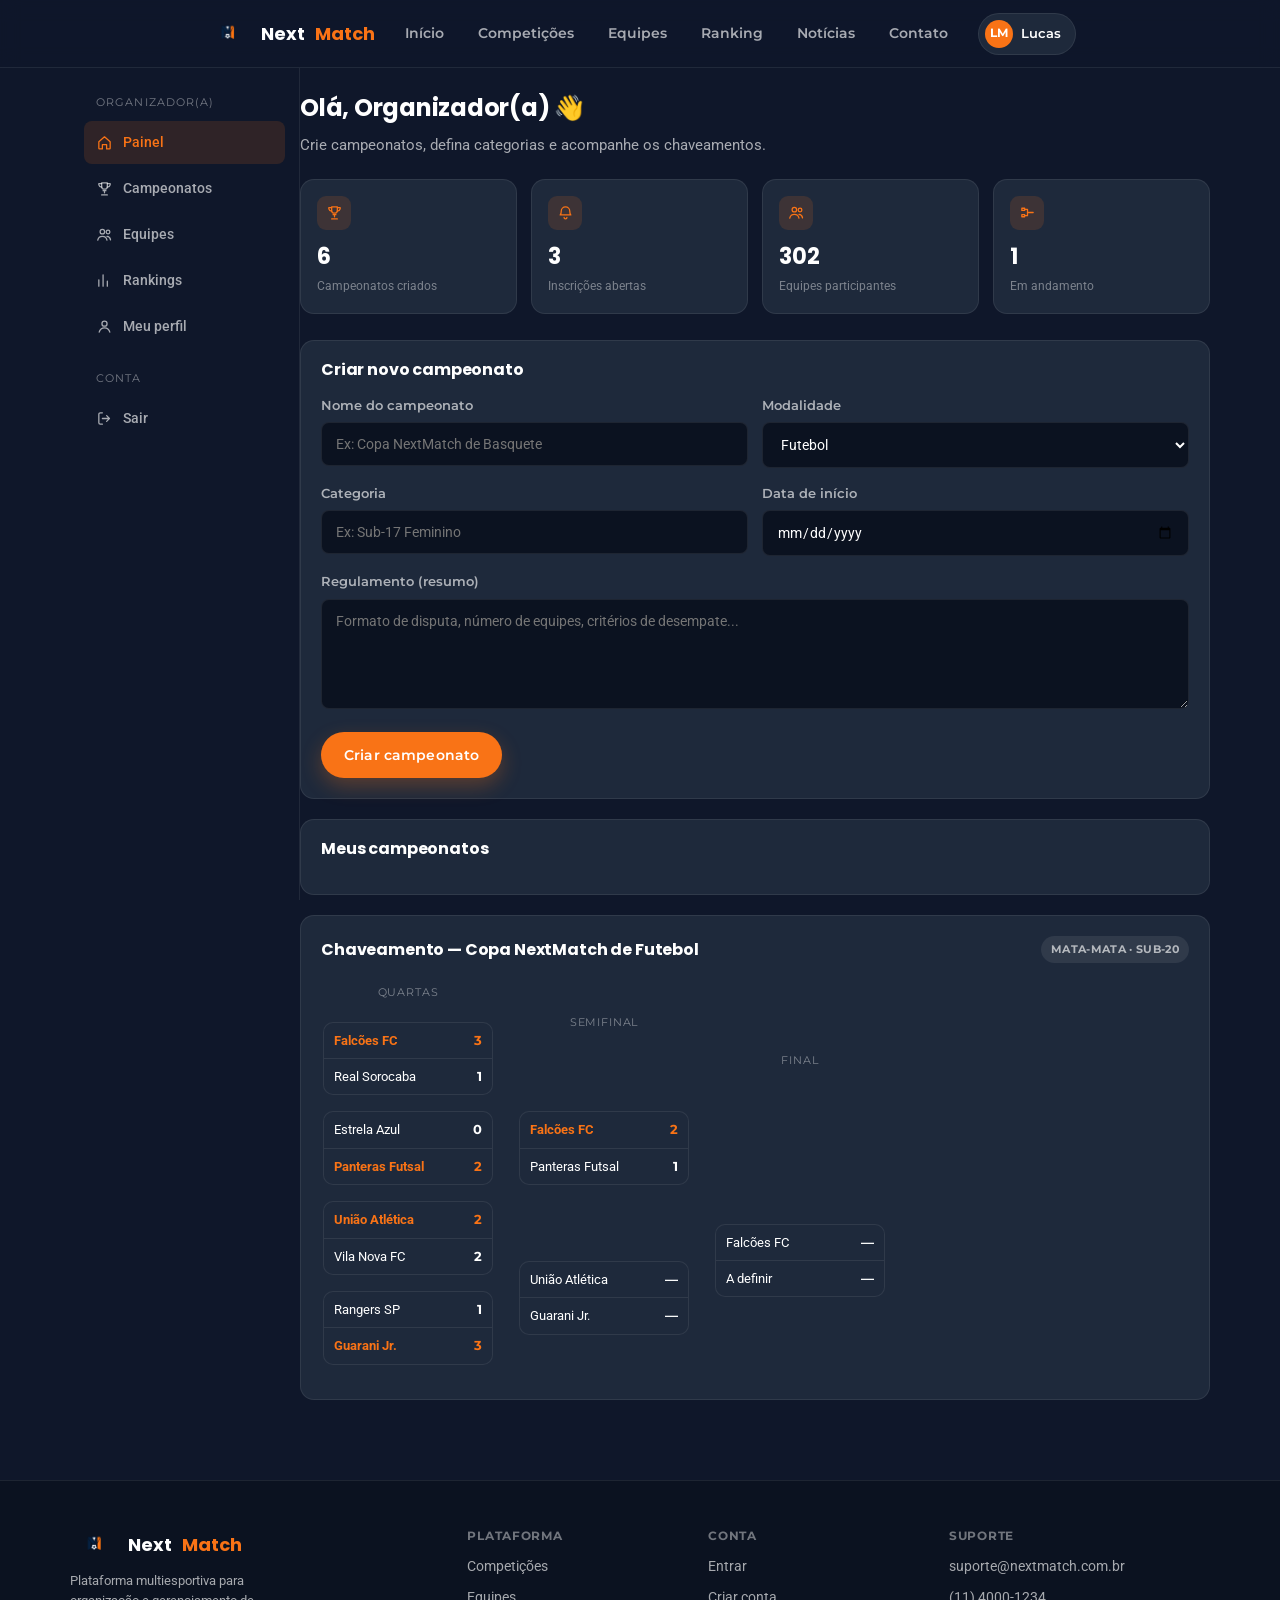
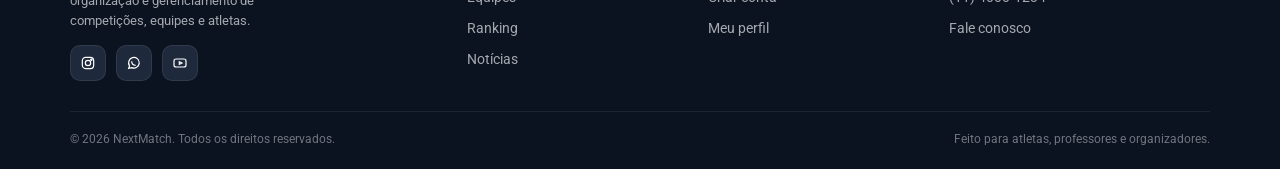
<file: Next Match-carrossel/dashboard-gerenciador.html>
<!DOCTYPE html>
<html lang="pt-BR">
<head>
<meta charset="UTF-8">
<meta name="viewport" content="width=device-width, initial-scale=1.0">
<title>Painel do Organizador · NextMatch</title>
<link rel="icon" href="assets/img/logo.png">
<link rel="preconnect" href="https://fonts.googleapis.com">
<link href="https://fonts.googleapis.com/css2?family=Poppins:wght@500;600;700;800&family=Roboto:wght@400;500;700&family=Montserrat:wght@500;600;700&display=swap" rel="stylesheet">
<link rel="stylesheet" href="assets/css/style.css">
</head>
<body class="has-bottom-nav">

<div id="app-header"></div>

<div class="dash-shell container" id="dashOrgRoot">
  <div id="app-sidebar"></div>
  <main class="dash-main">
    <div class="dash-head">
      <div>
        <h1>Olá, <span id="dashOrgNome">Organizador(a)</span> 👋</h1>
        <p>Crie campeonatos, defina categorias e acompanhe os chaveamentos.</p>
      </div>
    </div>

    <div class="kpi-grid">
      <div class="kpi"><div class="ico" id="kpiIco1"></div><b>6</b><span>Campeonatos criados</span></div>
      <div class="kpi"><div class="ico" id="kpiIco2"></div><b>3</b><span>Inscrições abertas</span></div>
      <div class="kpi"><div class="ico" id="kpiIco3"></div><b>302</b><span>Equipes participantes</span></div>
      <div class="kpi"><div class="ico" id="kpiIco4"></div><b>1</b><span>Em andamento</span></div>
    </div>

    <div class="panel">
      <div class="panel-head"><h3>Criar novo campeonato</h3></div>
      <div class="form-msg" id="novoCampMsg"></div>
      <form id="novoCampeonatoForm">
        <div class="field-row">
          <div class="field"><label for="novoCampNome">Nome do campeonato</label><input id="novoCampNome" type="text" placeholder="Ex: Copa NextMatch de Basquete" required></div>
          <div class="field"><label for="novoCampModalidade">Modalidade</label>
            <select id="novoCampModalidade">
              <option>Futebol</option><option>Vôlei</option><option>Basquete</option><option>Tênis</option><option>Atletismo</option><option>Natação</option>
            </select>
          </div>
        </div>
        <div class="field-row">
          <div class="field"><label for="novoCampCategoria">Categoria</label><input id="novoCampCategoria" type="text" placeholder="Ex: Sub-17 Feminino"></div>
          <div class="field"><label for="novoCampData">Data de início</label><input id="novoCampData" type="date"></div>
        </div>
        <div class="field"><label for="novoCampRegulamento">Regulamento (resumo)</label><textarea id="novoCampRegulamento" placeholder="Formato de disputa, número de equipes, critérios de desempate..."></textarea></div>
        <button type="submit" class="btn btn-primary">Criar campeonato</button>
      </form>
      <div id="orgRecemCriados" style="margin-top:16px;display:none;"></div>
    </div>

    <div class="panel">
      <div class="panel-head">
        <h3>Meus campeonatos</h3>
      </div>
      <div id="orgCampeonatos"></div>
    </div>

    <div class="panel">
      <div class="panel-head">
        <h3>Chaveamento — Copa NextMatch de Futebol</h3>
        <span class="chip gray">Mata-mata · Sub-20</span>
      </div>
      <div class="bracket">
        <div class="bracket-round">
          <div class="r-title">Quartas</div>
          <div class="match">
            <div class="m-team win"><span>Falcões FC</span><span>3</span></div>
            <div class="m-team"><span>Real Sorocaba</span><span>1</span></div>
          </div>
          <div class="match">
            <div class="m-team"><span>Estrela Azul</span><span>0</span></div>
            <div class="m-team win"><span>Panteras Futsal</span><span>2</span></div>
          </div>
          <div class="match">
            <div class="m-team win"><span>União Atlética</span><span>2</span></div>
            <div class="m-team"><span>Vila Nova FC</span><span>2</span></div>
          </div>
          <div class="match">
            <div class="m-team"><span>Rangers SP</span><span>1</span></div>
            <div class="m-team win"><span>Guarani Jr.</span><span>3</span></div>
          </div>
        </div>
        <div class="bracket-round">
          <div class="r-title">Semifinal</div>
          <div class="match">
            <div class="m-team win"><span>Falcões FC</span><span>2</span></div>
            <div class="m-team"><span>Panteras Futsal</span><span>1</span></div>
          </div>
          <div class="match">
            <div class="m-team"><span>União Atlética</span><span>—</span></div>
            <div class="m-team"><span>Guarani Jr.</span><span>—</span></div>
          </div>
        </div>
        <div class="bracket-round">
          <div class="r-title">Final</div>
          <div class="match">
            <div class="m-team"><span>Falcões FC</span><span>—</span></div>
            <div class="m-team"><span>A definir</span><span>—</span></div>
          </div>
        </div>
      </div>
    </div>
  </main>
</div>

<div id="app-footer"></div>
<div id="app-bottomnav"></div>

<script src="assets/js/data.js"></script>
<script src="assets/js/components.js"></script>
<script src="assets/js/main.js"></script>
<script>
  nmEnsureDemoSession("organizador","Rodrigo Nunes");
  nmMountChrome("dashboard-gerenciador.html", { dashboardRole:"organizador" });
  document.getElementById("kpiIco1").innerHTML = NM_ICO.trophy;
  document.getElementById("kpiIco2").innerHTML = NM_ICO.bell;
  document.getElementById("kpiIco3").innerHTML = NM_ICO.users;
  document.getElementById("kpiIco4").innerHTML = NM_ICO.bracket;
</script>
</body>
</html>
</file>
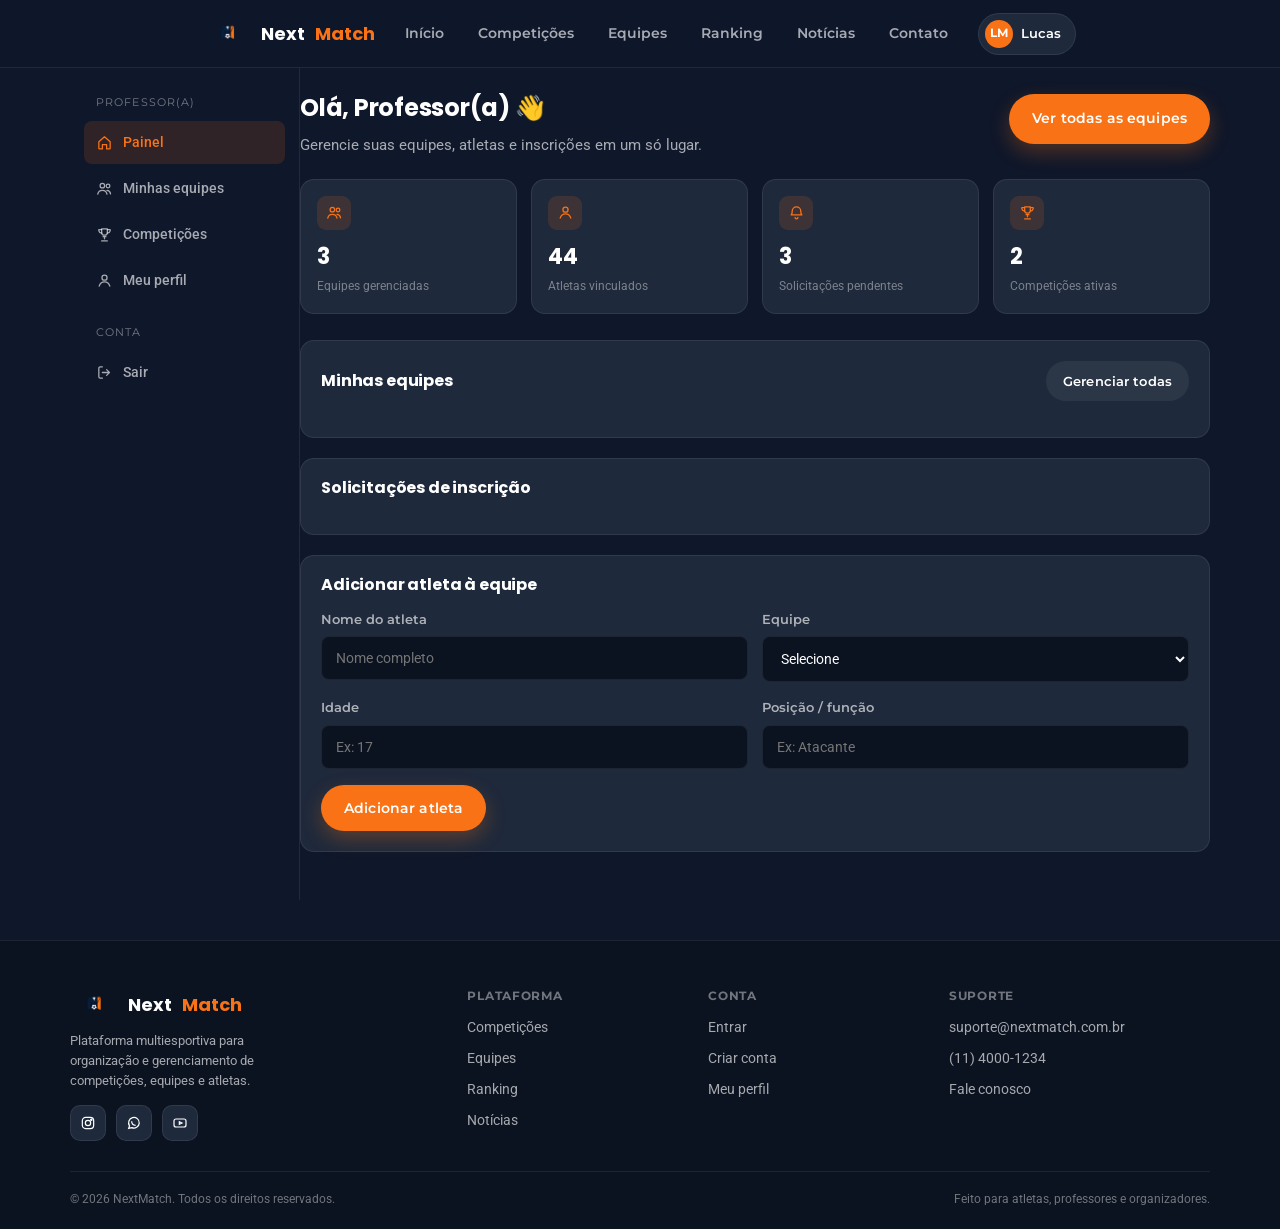
<file: Next Match-carrossel/dashboard-professor.html>
<!DOCTYPE html>
<html lang="pt-BR">
<head>
<meta charset="UTF-8">
<meta name="viewport" content="width=device-width, initial-scale=1.0">
<title>Painel do Professor · NextMatch</title>
<link rel="icon" href="assets/img/logo.png">
<link rel="preconnect" href="https://fonts.googleapis.com">
<link href="https://fonts.googleapis.com/css2?family=Poppins:wght@500;600;700;800&family=Roboto:wght@400;500;700&family=Montserrat:wght@500;600;700&display=swap" rel="stylesheet">
<link rel="stylesheet" href="assets/css/style.css">
</head>
<body class="has-bottom-nav">

<div id="app-header"></div>

<div class="dash-shell container" id="dashProfRoot">
  <div id="app-sidebar"></div>
  <main class="dash-main">
    <div class="dash-head">
      <div>
        <h1>Olá, <span id="dashProfNome">Professor(a)</span> 👋</h1>
        <p>Gerencie suas equipes, atletas e inscrições em um só lugar.</p>
      </div>
      <a href="equipes.html" class="btn btn-primary">Ver todas as equipes</a>
    </div>

    <div class="kpi-grid">
      <div class="kpi"><div class="ico" id="kpiIco1"></div><b>3</b><span>Equipes gerenciadas</span></div>
      <div class="kpi"><div class="ico" id="kpiIco2"></div><b>44</b><span>Atletas vinculados</span></div>
      <div class="kpi"><div class="ico" id="kpiIco3"></div><b>3</b><span>Solicitações pendentes</span></div>
      <div class="kpi"><div class="ico" id="kpiIco4"></div><b>2</b><span>Competições ativas</span></div>
    </div>

    <div class="panel">
      <div class="panel-head">
        <h3>Minhas equipes</h3>
        <a href="equipes.html" class="btn btn-ghost btn-sm">Gerenciar todas</a>
      </div>
      <div id="profEquipes"></div>
    </div>

    <div class="panel">
      <div class="panel-head"><h3>Solicitações de inscrição</h3></div>
      <div id="profSolicitacoes"></div>
    </div>

    <div class="panel">
      <div class="panel-head"><h3>Adicionar atleta à equipe</h3></div>
      <div class="form-msg" id="addAtletaMsg"></div>
      <form id="addAtletaForm">
        <div class="field-row">
          <div class="field"><label for="atletaNome">Nome do atleta</label><input id="atletaNome" type="text" placeholder="Nome completo" required></div>
          <div class="field"><label for="atletaEquipe">Equipe</label>
            <select id="atletaEquipe" required>
              <option value="">Selecione</option>
              <option>Falcões FC</option>
              <option>Vôlei Fênix</option>
              <option>Panteras Futsal</option>
            </select>
          </div>
        </div>
        <div class="field-row">
          <div class="field"><label for="atletaIdade">Idade</label><input id="atletaIdade" type="number" min="10" max="60" placeholder="Ex: 17"></div>
          <div class="field"><label for="atletaPosicao">Posição / função</label><input id="atletaPosicao" type="text" placeholder="Ex: Atacante"></div>
        </div>
        <button type="submit" class="btn btn-primary">Adicionar atleta</button>
      </form>
    </div>
  </main>
</div>

<div id="app-footer"></div>
<div id="app-bottomnav"></div>

<script src="assets/js/data.js"></script>
<script src="assets/js/components.js"></script>
<script src="assets/js/main.js"></script>
<script>
  nmEnsureDemoSession("professor","Profª. Camila Rocha");
  nmMountChrome("dashboard-professor.html", { dashboardRole:"professor" });
  document.getElementById("kpiIco1").innerHTML = NM_ICO.users;
  document.getElementById("kpiIco2").innerHTML = NM_ICO.user;
  document.getElementById("kpiIco3").innerHTML = NM_ICO.bell;
  document.getElementById("kpiIco4").innerHTML = NM_ICO.trophy;
</script>
</body>
</html>
</file>
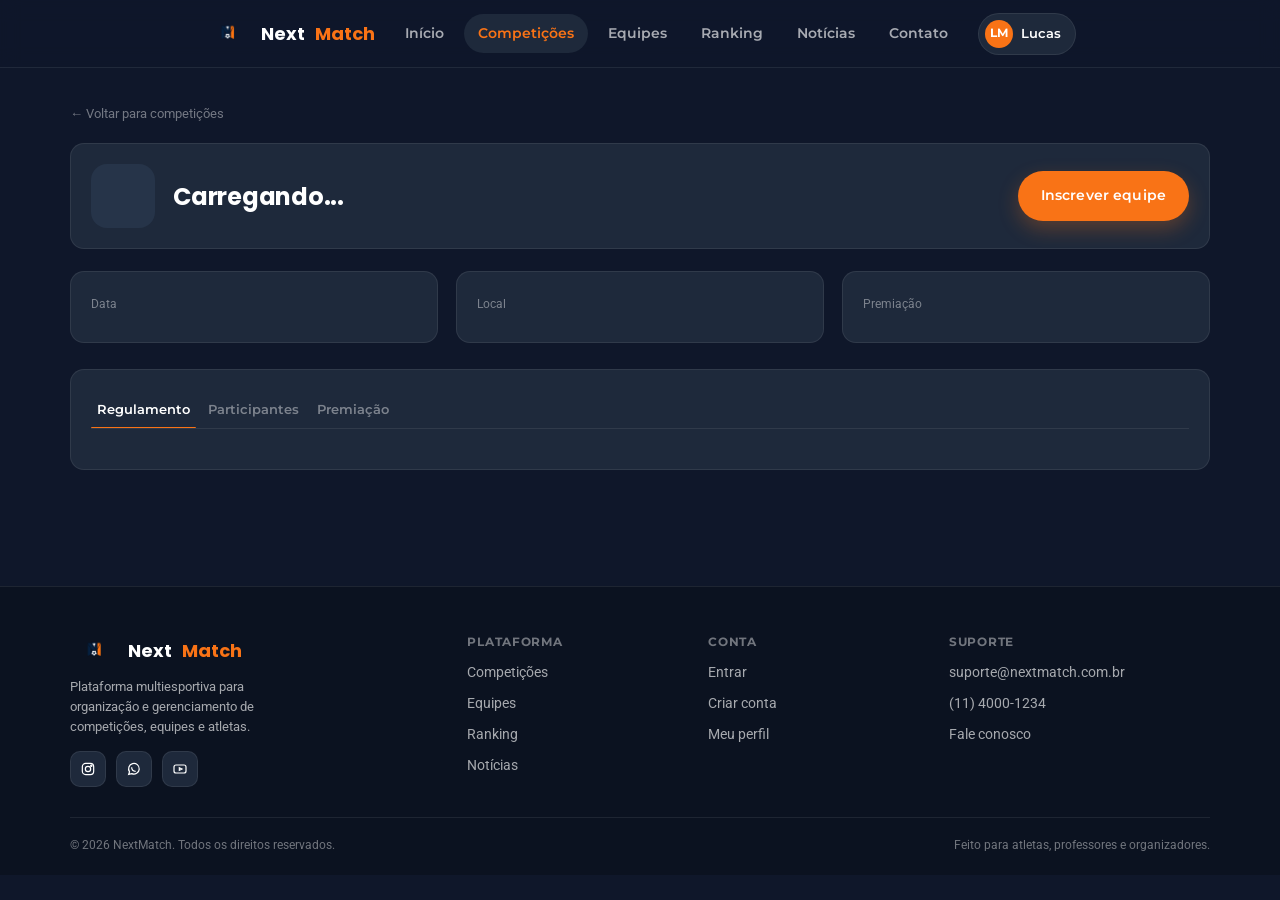
<file: Next Match-carrossel/detalhes-competicao.html>
<!DOCTYPE html>
<html lang="pt-BR">
<head>
<meta charset="UTF-8">
<meta name="viewport" content="width=device-width, initial-scale=1.0">
<title>Detalhes da Competição · NextMatch</title>
<link rel="icon" href="assets/img/logo.png">
<link rel="preconnect" href="https://fonts.googleapis.com">
<link href="https://fonts.googleapis.com/css2?family=Poppins:wght@500;600;700;800&family=Roboto:wght@400;500;700&family=Montserrat:wght@500;600;700&display=swap" rel="stylesheet">
<link rel="stylesheet" href="assets/css/style.css">
</head>
<body class="has-bottom-nav">

<div id="app-header"></div>

<main class="section" style="padding-top:34px;" id="compDetail">
  <div class="container">
    <a href="competicoes.html" class="faint" style="font-size:13px;">← Voltar para competições</a>

    <div class="card" style="margin-top:18px;display:flex;gap:18px;flex-wrap:wrap;align-items:center;">
      <div class="thumb" id="compIcon" style="width:64px;height:64px;border-radius:16px;background:var(--surface-2);display:flex;align-items:center;justify-content:center;flex-shrink:0;color:var(--accent);"></div>
      <div style="flex:1;min-width:220px;">
        <div class="flex gap-8" style="margin-bottom:6px;" id="compStatus"></div>
        <h1 id="compNome" style="font-size:24px;margin:0 0 4px;">Carregando...</h1>
        <p id="compModalidade" style="margin:0;"></p>
      </div>
      <a href="login.html" class="btn btn-primary">Inscrever equipe</a>
    </div>

    <div class="grid grid-3" style="margin-top:22px;">
      <div class="card"><span class="faint" style="font-size:12px;">Data</span><h4 id="compData" style="margin:6px 0 0;font-size:15px;"></h4></div>
      <div class="card"><span class="faint" style="font-size:12px;">Local</span><h4 id="compLocal" style="margin:6px 0 0;font-size:15px;"></h4></div>
      <div class="card"><span class="faint" style="font-size:12px;">Premiação</span><h4 id="compPremiacao" style="margin:6px 0 0;font-size:15px;"></h4></div>
    </div>

    <div class="panel" style="margin-top:26px;">
      <div class="tabs">
        <button class="active" data-tab="reg">Regulamento</button>
        <button data-tab="part">Participantes</button>
        <button data-tab="premio">Premiação</button>
      </div>
      <div class="tab-pane" data-pane="reg">
        <p id="compRegulamento" style="max-width:70ch;"></p>
      </div>
      <div class="tab-pane" data-pane="part" style="display:none;">
        <p class="faint" id="compEquipes" style="margin-bottom:10px;font-size:13px;"></p>
        <div id="compParticipantes"></div>
      </div>
      <div class="tab-pane" data-pane="premio" style="display:none;">
        <div class="list-row"><div class="thumb">${''}</div><div class="info"><b>1º lugar</b><span>Troféu + premiação em dinheiro</span></div></div>
        <div class="list-row"><div class="thumb">${''}</div><div class="info"><b>2º e 3º lugar</b><span>Medalhas de honra ao mérito</span></div></div>
        <div class="list-row"><div class="thumb">${''}</div><div class="info"><b>Artilheiro / destaque</b><span>Reconhecimento especial</span></div></div>
      </div>
    </div>
  </div>
</main>

<div id="app-footer"></div>
<div id="app-bottomnav"></div>

<script src="assets/js/data.js"></script>
<script src="assets/js/components.js"></script>
<script src="assets/js/main.js"></script>
<script>
  nmMountChrome("competicoes.html");
  document.querySelectorAll('[data-pane="premio"] .thumb').forEach(el=>el.innerHTML = NM_ICO.trophy);
</script>
</body>
</html>
</file>
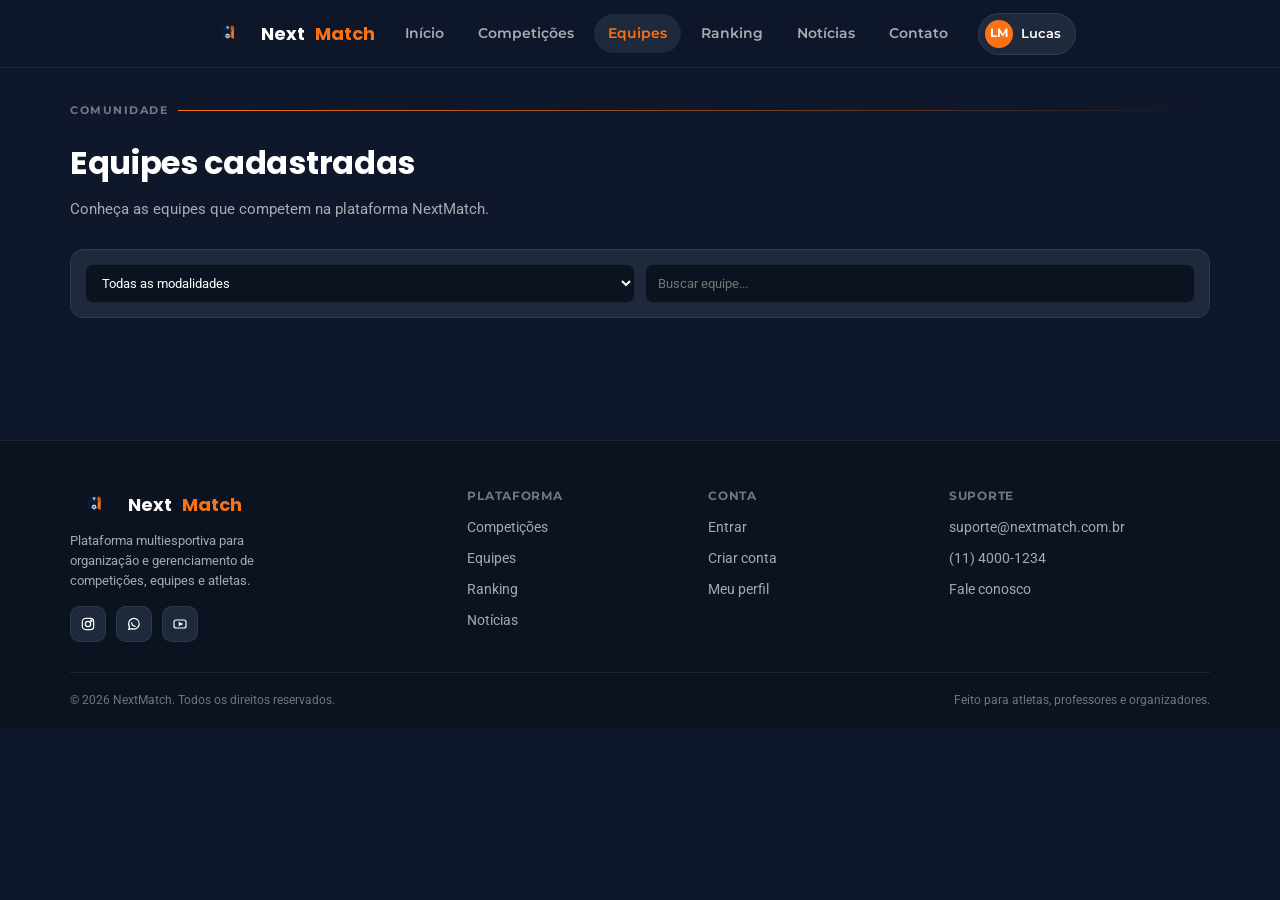
<file: Next Match-carrossel/equipes.html>
<!DOCTYPE html>
<html lang="pt-BR">
<head>
<meta charset="UTF-8">
<meta name="viewport" content="width=device-width, initial-scale=1.0">
<title>Equipes · NextMatch</title>
<link rel="icon" href="assets/img/logo.png">
<link rel="preconnect" href="https://fonts.googleapis.com">
<link href="https://fonts.googleapis.com/css2?family=Poppins:wght@500;600;700;800&family=Roboto:wght@400;500;700&family=Montserrat:wght@500;600;700&display=swap" rel="stylesheet">
<link rel="stylesheet" href="assets/css/style.css">
</head>
<body class="has-bottom-nav">

<div id="app-header"></div>

<main class="section" style="padding-top:34px;">
  <div class="container">
    <div class="bracket-divider"><span class="tag">Comunidade</span><span class="line"></span></div>
    <div class="section-head">
      <h2>Equipes cadastradas</h2>
      <p>Conheça as equipes que competem na plataforma NextMatch.</p>
    </div>

    <div class="filter-bar">
      <select id="teamFiltroModalidade">
        <option value="">Todas as modalidades</option>
        <option>Futebol</option><option>Vôlei</option><option>Basquete</option><option>Tênis</option><option>Atletismo</option><option>Natação</option>
      </select>
      <input type="search" id="teamSearch" placeholder="Buscar equipe...">
    </div>

    <div class="grid grid-3" id="teamsGrid"></div>
  </div>
</main>

<div id="app-footer"></div>
<div id="app-bottomnav"></div>

<script src="assets/js/data.js"></script>
<script src="assets/js/components.js"></script>
<script src="assets/js/main.js"></script>
<script>nmMountChrome("equipes.html");</script>
</body>
</html>
</file>
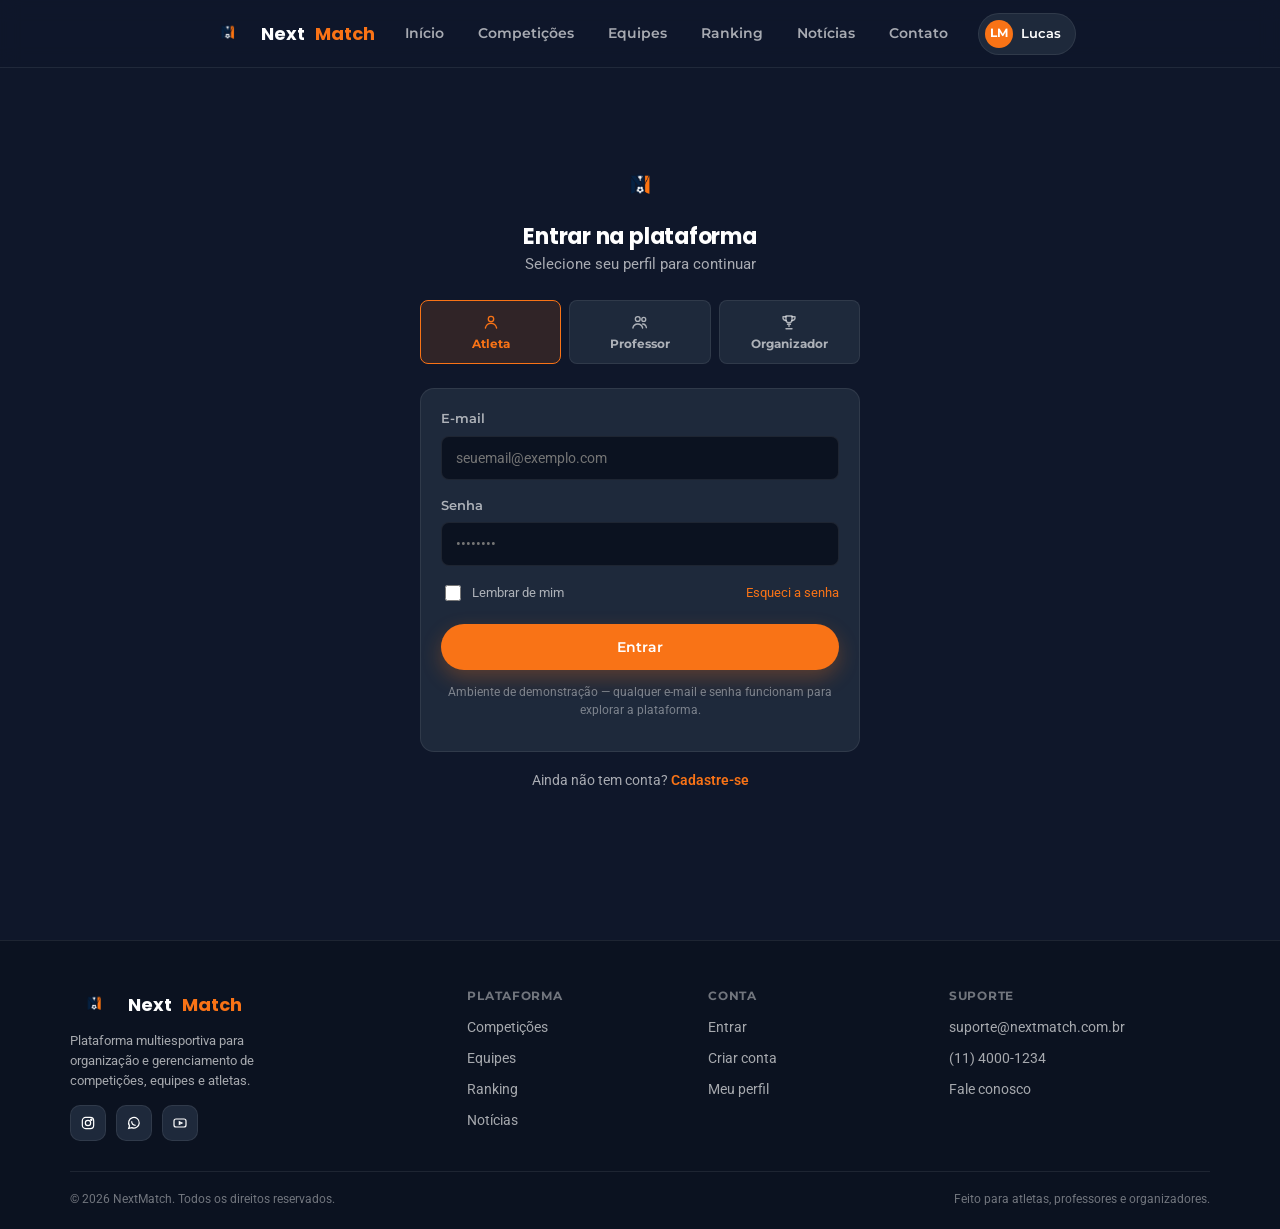
<file: Next Match-carrossel/login.html>
<!DOCTYPE html>
<html lang="pt-BR">
<head>
<meta charset="UTF-8">
<meta name="viewport" content="width=device-width, initial-scale=1.0">
<title>Entrar · NextMatch</title>
<link rel="icon" href="assets/img/logo.png">
<link rel="preconnect" href="https://fonts.googleapis.com">
<link href="https://fonts.googleapis.com/css2?family=Poppins:wght@500;600;700;800&family=Roboto:wght@400;500;700&family=Montserrat:wght@500;600;700&display=swap" rel="stylesheet">
<link rel="stylesheet" href="assets/css/style.css">
</head>
<body>

<div id="app-header"></div>

<main class="auth-wrap">
  <div class="container">
    <div class="auth-card">
      <div class="text-center" style="margin-bottom:24px;">
        <img src="assets/img/logo.png" alt="NextMatch" style="height:46px;margin:0 auto 14px;">
        <h1 id="authTitle" style="font-size:22px;margin-bottom:4px;">Entrar na plataforma</h1>
        <p style="margin:0;">Selecione seu perfil para continuar</p>
      </div>

      <div class="role-tabs">
        <button type="button" class="active" data-role="atleta" id="roleAtleta"></button>
        <button type="button" data-role="professor" id="roleProfessor"></button>
        <button type="button" data-role="organizador" id="roleOrganizador"></button>
      </div>

      <div class="card">
        <form id="loginForm">
          <div class="field" id="nameField" style="display:none;">
            <label for="loginNome">Nome completo</label>
            <input type="text" id="loginNome" placeholder="Seu nome">
          </div>
          <div class="field">
            <label for="loginEmail">E-mail</label>
            <input type="email" id="loginEmail" placeholder="seuemail@exemplo.com" required>
          </div>
          <div class="field">
            <label for="loginSenha">Senha</label>
            <input type="password" id="loginSenha" placeholder="••••••••" required minlength="4">
          </div>
          <div class="flex-between" style="margin-bottom:20px;">
            <label class="checkbox-row"><input type="checkbox"> Lembrar de mim</label>
            <a href="#" style="font-size:13px;color:var(--accent);">Esqueci a senha</a>
          </div>
          <button type="submit" class="btn btn-primary btn-block" id="authSubmit">Entrar</button>
          <p class="field-hint text-center" style="margin-top:14px;">Ambiente de demonstração — qualquer e-mail e senha funcionam para explorar a plataforma.</p>
        </form>
      </div>

      <p class="auth-switch" id="authModeLink">Ainda não tem conta? <a href="#">Cadastre-se</a></p>
    </div>
  </div>
</main>

<div id="app-footer"></div>

<script src="assets/js/data.js"></script>
<script src="assets/js/components.js"></script>
<script src="assets/js/main.js"></script>
<script>
  nmMountChrome("login.html");
  document.getElementById("roleAtleta").innerHTML = NM_ICO.user + "<span>Atleta</span>";
  document.getElementById("roleProfessor").innerHTML = NM_ICO.users + "<span>Professor</span>";
  document.getElementById("roleOrganizador").innerHTML = NM_ICO.trophy + "<span>Organizador</span>";
</script>
</body>
</html>
</file>
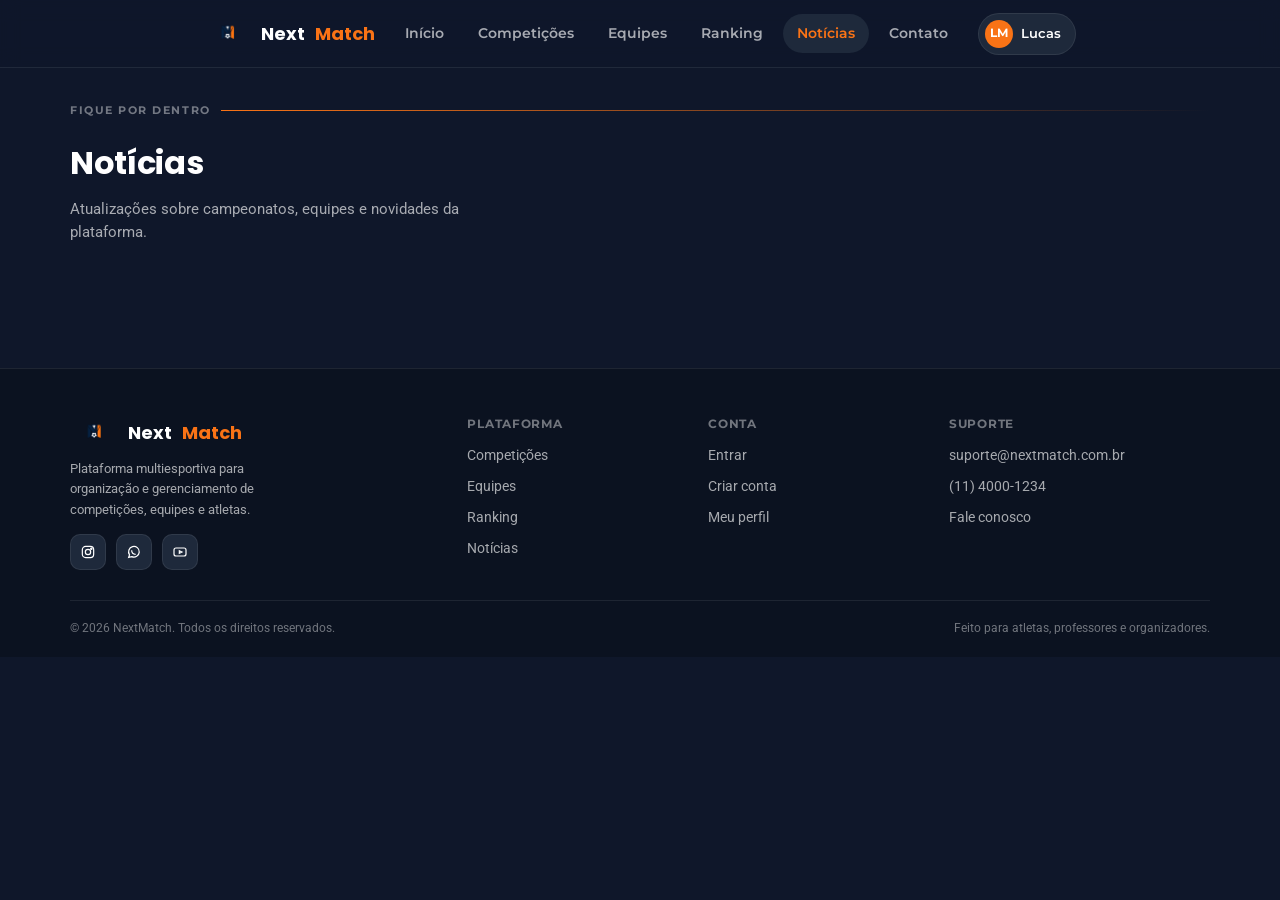
<file: Next Match-carrossel/noticias.html>
<!DOCTYPE html>
<html lang="pt-BR">
<head>
<meta charset="UTF-8">
<meta name="viewport" content="width=device-width, initial-scale=1.0">
<title>Notícias · NextMatch</title>
<link rel="icon" href="assets/img/logo.png">
<link rel="preconnect" href="https://fonts.googleapis.com">
<link href="https://fonts.googleapis.com/css2?family=Poppins:wght@500;600;700;800&family=Roboto:wght@400;500;700&family=Montserrat:wght@500;600;700&display=swap" rel="stylesheet">
<link rel="stylesheet" href="assets/css/style.css">
</head>
<body class="has-bottom-nav">

<div id="app-header"></div>

<main class="section" style="padding-top:34px;">
  <div class="container">
    <div class="bracket-divider"><span class="tag">Fique por dentro</span><span class="line"></span></div>
    <div class="section-head">
      <h2>Notícias</h2>
      <p>Atualizações sobre campeonatos, equipes e novidades da plataforma.</p>
    </div>
    <div class="grid grid-3" id="newsGrid"></div>
  </div>
</main>

<div id="app-footer"></div>
<div id="app-bottomnav"></div>

<script src="assets/js/data.js"></script>
<script src="assets/js/components.js"></script>
<script src="assets/js/main.js"></script>
<script>nmMountChrome("noticias.html");</script>
</body>
</html>
</file>
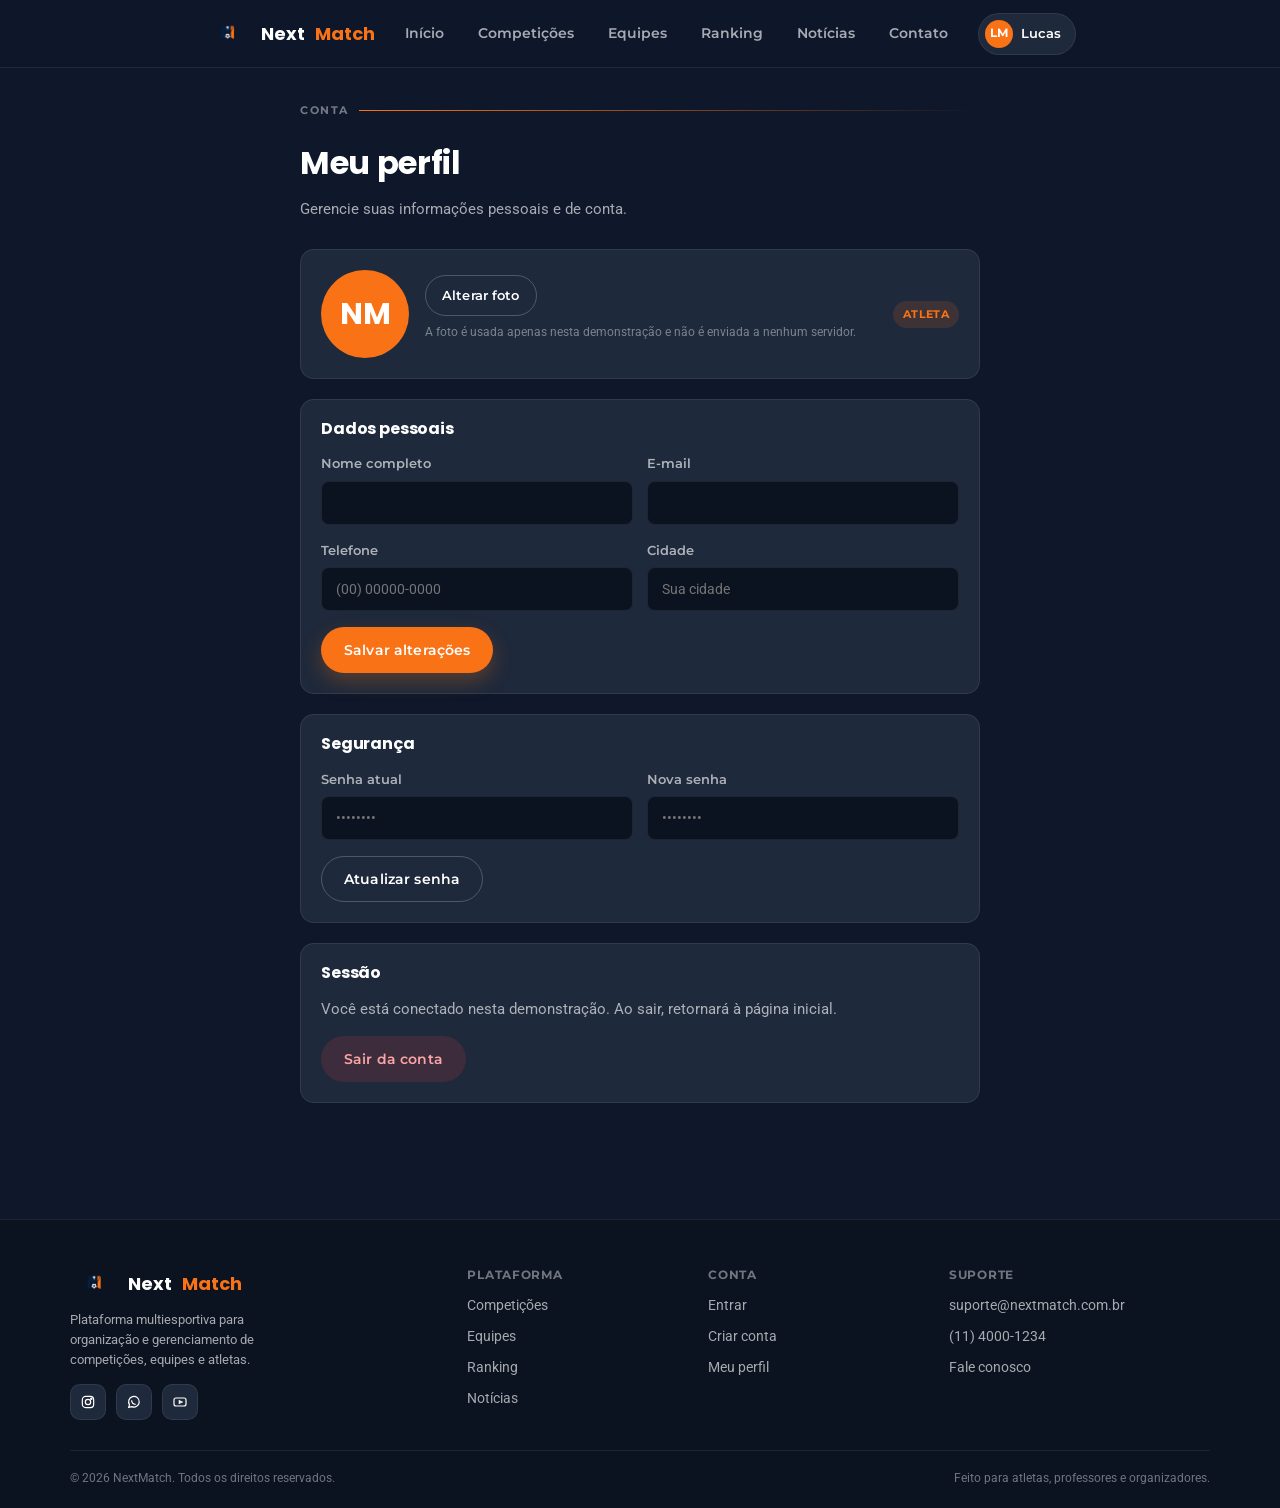
<file: Next Match-carrossel/perfil.html>
<!DOCTYPE html>
<html lang="pt-BR">
<head>
<meta charset="UTF-8">
<meta name="viewport" content="width=device-width, initial-scale=1.0">
<title>Meu Perfil · NextMatch</title>
<link rel="icon" href="assets/img/logo.png">
<link rel="preconnect" href="https://fonts.googleapis.com">
<link href="https://fonts.googleapis.com/css2?family=Poppins:wght@500;600;700;800&family=Roboto:wght@400;500;700&family=Montserrat:wght@500;600;700&display=swap" rel="stylesheet">
<link rel="stylesheet" href="assets/css/style.css">
</head>
<body class="has-bottom-nav">

<div id="app-header"></div>

<main class="section" style="padding-top:34px;" id="perfilRoot">
  <div class="container" style="max-width:720px;">
    <div class="bracket-divider"><span class="tag">Conta</span><span class="line"></span></div>
    <div class="section-head">
      <h2>Meu perfil</h2>
      <p>Gerencie suas informações pessoais e de conta.</p>
    </div>

    <div class="panel flex gap-16" style="flex-wrap:wrap;">
      <div class="avatar-lg" id="perfilAvatarBox"><span id="perfilAvatarTxt">NM</span></div>
      <div style="flex:1;min-width:180px;">
        <label for="perfilFoto" class="btn btn-outline btn-sm">Alterar foto</label>
        <input type="file" id="perfilFoto" accept="image/*" style="display:none;">
        <p class="field-hint" style="margin-top:8px;">A foto é usada apenas nesta demonstração e não é enviada a nenhum servidor.</p>
      </div>
      <span class="chip" id="perfilTipo">Atleta</span>
    </div>

    <div class="panel">
      <div class="panel-head"><h3>Dados pessoais</h3></div>
      <div class="form-msg" id="perfilMsg"></div>
      <form id="perfilForm">
        <div class="field-row">
          <div class="field"><label for="perfilNome">Nome completo</label><input id="perfilNome" type="text" required></div>
          <div class="field"><label for="perfilEmail">E-mail</label><input id="perfilEmail" type="email" required></div>
        </div>
        <div class="field-row">
          <div class="field"><label for="perfilTelefone">Telefone</label><input id="perfilTelefone" type="tel" placeholder="(00) 00000-0000"></div>
          <div class="field"><label for="perfilCidade">Cidade</label><input id="perfilCidade" type="text" placeholder="Sua cidade"></div>
        </div>
        <button type="submit" class="btn btn-primary">Salvar alterações</button>
      </form>
    </div>

    <div class="panel">
      <div class="panel-head"><h3>Segurança</h3></div>
      <div class="field-row">
        <div class="field"><label for="perfilSenhaAtual">Senha atual</label><input id="perfilSenhaAtual" type="password" placeholder="••••••••"></div>
        <div class="field"><label for="perfilSenhaNova">Nova senha</label><input id="perfilSenhaNova" type="password" placeholder="••••••••"></div>
      </div>
      <button type="button" class="btn btn-outline">Atualizar senha</button>
    </div>

    <div class="panel">
      <div class="panel-head"><h3>Sessão</h3></div>
      <p style="margin-bottom:14px;">Você está conectado nesta demonstração. Ao sair, retornará à página inicial.</p>
      <button type="button" class="btn btn-danger" onclick="nmLogout(event)">Sair da conta</button>
    </div>
  </div>
</main>

<div id="app-footer"></div>
<div id="app-bottomnav"></div>

<script src="assets/js/data.js"></script>
<script src="assets/js/components.js"></script>
<script src="assets/js/main.js"></script>
<script>
  nmEnsureDemoSession("atleta","Convidado NextMatch");
  nmMountChrome("perfil.html");
</script>
</body>
</html>
</file>
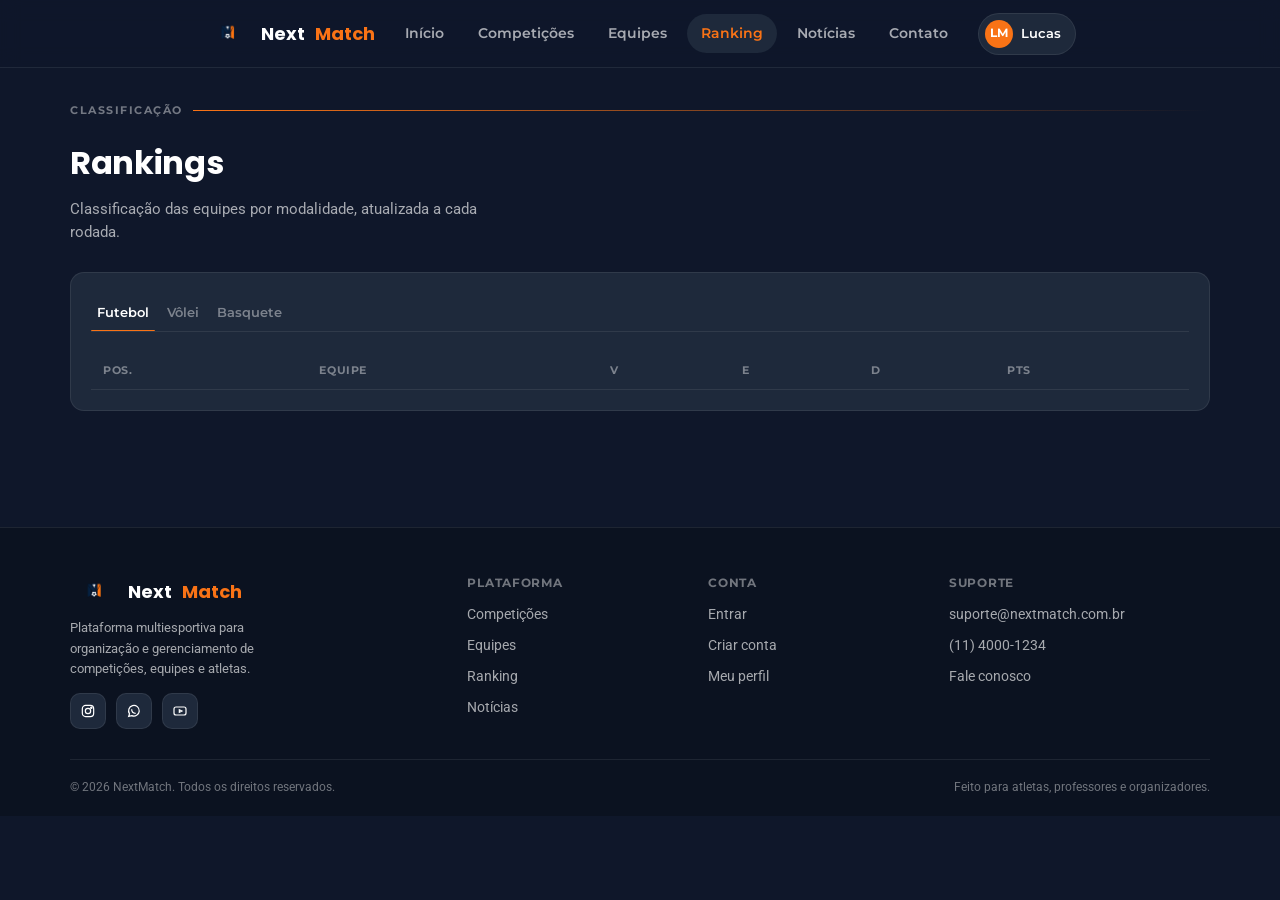
<file: Next Match-carrossel/ranking.html>
<!DOCTYPE html>
<html lang="pt-BR">
<head>
<meta charset="UTF-8">
<meta name="viewport" content="width=device-width, initial-scale=1.0">
<title>Ranking · NextMatch</title>
<link rel="icon" href="assets/img/logo.png">
<link rel="preconnect" href="https://fonts.googleapis.com">
<link href="https://fonts.googleapis.com/css2?family=Poppins:wght@500;600;700;800&family=Roboto:wght@400;500;700&family=Montserrat:wght@500;600;700&display=swap" rel="stylesheet">
<link rel="stylesheet" href="assets/css/style.css">
</head>
<body class="has-bottom-nav">

<div id="app-header"></div>

<main class="section" style="padding-top:34px;">
  <div class="container">
    <div class="bracket-divider"><span class="tag">Classificação</span><span class="line"></span></div>
    <div class="section-head">
      <h2>Rankings</h2>
      <p>Classificação das equipes por modalidade, atualizada a cada rodada.</p>
    </div>

    <div class="panel">
      <div class="tabs" id="rankingTabs">
        <button class="active" data-mod="Futebol">Futebol</button>
        <button data-mod="Vôlei">Vôlei</button>
        <button data-mod="Basquete">Basquete</button>
      </div>
      <div class="table-wrap">
        <table>
          <thead><tr><th>Pos.</th><th>Equipe</th><th>V</th><th>E</th><th>D</th><th>Pts</th></tr></thead>
          <tbody id="rankingBody"></tbody>
        </table>
      </div>
    </div>
  </div>
</main>

<div id="app-footer"></div>
<div id="app-bottomnav"></div>

<script src="assets/js/data.js"></script>
<script src="assets/js/components.js"></script>
<script src="assets/js/main.js"></script>
<script>nmMountChrome("ranking.html");</script>
</body>
</html>
</file>
<file: Next Match-carrossel/assets/css/style.css>
/* =====================================================
   NextMatch — Design System
   Cores e fontes conforme docs/identidade-visual.md
   ===================================================== */


:root{
  --bg:            #0F172A; /* Azul Escuro - fundo principal */
  --bg-alt:        #0B1220;
  --surface:       #1E293B; /* Cinza Escuro - cards e menus */
  --surface-2:     #263449;
  --border:        rgba(255,255,255,.08);
  --text:          #FFFFFF; /* Branco - textos */
  --text-muted:    rgba(255,255,255,.64);
  --text-faint:    rgba(255,255,255,.42);
  --accent:        #F97316; /* Laranja Neon - botões e destaques */
  --accent-hover:  #FB923C;
  --accent-dark:   #C2540B;
  --accent-soft:   rgba(249,115,22,.14);
  --success:       #22C55E;
  --warning:       #EAB308;
  --danger:        #EF4444;

  --font-display: 'Poppins', 'Montserrat', sans-serif;
  --font-body:    'Roboto', sans-serif;
  --font-label:   'Montserrat', sans-serif;

  --radius-sm: 8px;
  --radius-md: 14px;
  --radius-lg: 22px;
  --shadow-1: 0 10px 30px rgba(0,0,0,.35);
  --shadow-2: 0 4px 14px rgba(0,0,0,.28);
  --header-h: 68px;
}

*,*::before,*::after{ box-sizing:border-box; }
html{ scroll-behavior:smooth; }
body{
  margin:0;
  background:var(--bg);
  color:var(--text);
  font-family:var(--font-body);
  font-size:15px;
  line-height:1.55;
  -webkit-font-smoothing:antialiased;
}
img{ max-width:100%; display:block; }
a{ color:inherit; text-decoration:none; }
ul{ margin:0; padding:0; list-style:none; }
button{ font-family:inherit; cursor:pointer; }
h1,h2,h3,h4{
  font-family:var(--font-display);
  margin:0 0 .5em;
  line-height:1.15;
  letter-spacing:-.01em;
}
p{ margin:0 0 1em; color:var(--text-muted); }
:focus-visible{ outline:2px solid var(--accent); outline-offset:2px; }

.container{
  max-width:1180px;
  margin:0 auto;
  padding:0 20px;
}
.section{ padding:56px 0; }
.section-head{ margin-bottom:28px; }
.eyebrow{
  font-family:var(--font-label);
  font-weight:700;
  font-size:11.5px;
  letter-spacing:.14em;
  text-transform:uppercase;
  color:var(--accent);
  display:inline-flex;
  align-items:center;
  gap:8px;
  margin-bottom:10px;
}
.eyebrow::before{
  content:"";
  width:16px; height:2px;
  background:var(--accent);
  display:inline-block;
}
.section-head h2{ font-size:clamp(22px,4.2vw,32px); }
.section-head p{ max-width:56ch; margin-top:6px; }


/* ------BANNER------ */

.banner{
  position:relative;
  padding:52px 0 60px;
  overflow:hidden;
  border-bottom:1px solid var(--border);
  background-image: url("../img/banner-hero.jpg");
  background-size: cover;
  background-position: center;
  background-repeat: no-repeat;
  height: 600px;
}
.banner button {
    position: absolute;
    top: 50%;
    transform: translateY(-50%);

    padding: 12px 16px;
    border: none;
    border-radius: 5px;

    background-color: rgba(0, 0, 0, 0.5);
    color: white;
    font-size: 22px;

    cursor: pointer;
}

.banner .anterior {
    left: 15px;
}

.banner .proximo {
    right: 15px;
}

/* ---------- Botões ---------- */
.btn{
  display:inline-flex;
  align-items:center;
  justify-content:center;
  gap:8px;
  font-family:var(--font-label);
  font-weight:600;
  font-size:14px;
  letter-spacing:.01em;
  padding:13px 22px;
  border-radius:999px;
  border:1px solid transparent;
  transition:transform .15s ease, background .15s ease, border-color .15s ease, box-shadow .15s ease;
  white-space:nowrap;
  min-height:46px;
}
.btn:active{ transform:scale(.97); }
.btn-primary{ background:var(--accent); color:#fff; box-shadow:0 8px 20px rgba(249,115,22,.28); }
.btn-primary:hover{ background:var(--accent-hover); }
.btn-outline{ background:transparent; color:var(--text); border-color:rgba(255,255,255,.22); }
.btn-outline:hover{ border-color:var(--accent); color:var(--accent); }
.btn-ghost{ background:rgba(255,255,255,.06); color:var(--text); }
.btn-ghost:hover{ background:rgba(255,255,255,.12); }
.btn-block{ width:100%; }
.btn-sm{ padding:9px 16px; min-height:36px; font-size:13px; }
.btn-danger{ background:rgba(239,68,68,.14); color:#FCA5A5; }
.btn-danger:hover{ background:rgba(239,68,68,.24); }

/* ---------- Header / Navbar ---------- */
.site-header{
  position:sticky; top:0; z-index:80;
  height:var(--header-h);
  display:flex; align-items:center;
  background:rgba(15,23,42,.86);
  backdrop-filter:blur(10px);
  border-bottom:1px solid var(--border);
}
.site-header .container{ display:flex; align-items:center; justify-content:space-between; gap:16px; }
.brand{ display:flex; align-items:center; gap:10px; font-family:var(--font-display); font-weight:700; font-size:18px; }
.brand img{ height:32px; width:auto; }
.brand span{ color:var(--accent); }

.navbar{ display:none; align-items:center; gap:6px; }
.navbar a{
  font-family:var(--font-label);
  font-size:13.5px;
  font-weight:600;
  padding:9px 14px;
  border-radius:999px;
  color:var(--text-muted);
  transition:background .15s, color .15s;
}
.navbar a:hover, .navbar a.active{ background:var(--surface); color:var(--text); }
.navbar a.active{ color:var(--accent); }

.header-actions{ display:flex; align-items:center; gap:10px; }
.header-actions .btn{ padding:10px 18px; min-height:40px; font-size:13.5px; }
.user-chip{
  display:flex; align-items:center; gap:8px;
  background:var(--surface); border:1px solid var(--border);
  padding:6px 14px 6px 6px; border-radius:999px;
  font-family:var(--font-label); font-size:13px; font-weight:600;
}
.user-chip .avatar{
  width:28px; height:28px; border-radius:50%;
  background:var(--accent); color:#fff;
  display:flex; align-items:center; justify-content:center;
  font-size:12px; font-weight:700; flex-shrink:0;
}

.nav-toggle{
  display:flex; align-items:center; justify-content:center;
  width:40px; height:40px; border-radius:10px;
  background:var(--surface); border:1px solid var(--border);
}
.nav-toggle svg{ width:20px; height:20px; }

.mobile-menu{
  position:fixed; inset:var(--header-h) 0 0 0;
  background:var(--bg-alt);
  z-index:70;
  padding:18px 20px 30px;
  overflow-y:auto;
  transform:translateY(-8px);
  opacity:0;
  pointer-events:none;
  transition:opacity .2s ease, transform .2s ease;
}
.mobile-menu.open{ opacity:1; transform:translateY(0); pointer-events:auto; }
.mobile-menu a{
  display:flex; align-items:center; justify-content:space-between;
  padding:15px 4px;
  border-bottom:1px solid var(--border);
  font-family:var(--font-label); font-weight:600; font-size:15px;
}
.mobile-menu a.active{ color:var(--accent); }
.mobile-menu .mm-actions{ display:flex; flex-direction:column; gap:10px; margin-top:20px; }

/* ---------- Bottom tab bar (mobile-first navigation) ---------- */
.bottom-nav{
  position:fixed; left:0; right:0; bottom:0; z-index:75;
  display:flex; justify-content:space-around;
  background:rgba(30,41,59,.96);
  backdrop-filter:blur(10px);
  border-top:1px solid var(--border);
  padding:8px 4px calc(8px + env(safe-area-inset-bottom));
}
.bottom-nav a{
  display:flex; flex-direction:column; align-items:center; gap:3px;
  font-family:var(--font-label); font-size:10.5px; font-weight:600;
  color:var(--text-faint); flex:1; padding:4px 2px;
}
.bottom-nav a svg{ width:20px; height:20px; }
.bottom-nav a.active{ color:var(--accent); }
.has-bottom-nav{ padding-bottom:78px; }

/* ---------- Hero / bracket motif (elemento de assinatura) ---------- */
.bracket-divider{
  display:flex; align-items:center; gap:10px;
  margin:0 0 26px;
}
.bracket-divider .line{ flex:1; height:1px; background:linear-gradient(90deg,var(--accent),transparent); }
.bracket-divider .tag{
  font-family:var(--font-label); font-size:11px; font-weight:700;
  letter-spacing:.14em; text-transform:uppercase; color:var(--text-faint);
}

.hero{
  position:relative;
  padding:52px 0 60px;
  overflow:hidden;
  border-bottom:1px solid var(--border);
  background-image: url("../img/banner-hero.jpg");
  background-size: cover;
  background-position: center;
  background-repeat: no-repeat;
}
.hero .container{ display:grid; grid-template-columns:1fr; gap:36px; align-items:center; }
.hero-copy .eyebrow{ margin-bottom:14px; }
.hero-copy h1{
  font-size:clamp(30px,7vw,52px);
  font-weight:700;
}
.hero-copy h1 em{ font-style:normal; color:var(--accent); }
.hero-copy p{ font-size:16px; max-width:52ch; }
.hero-actions{ display:flex; flex-wrap:wrap; gap:12px; margin-top:22px; }
.hero-figure{
  position:relative;
  border-radius:var(--radius-lg);
  overflow:hidden;
  border:1px solid var(--border);
  box-shadow:var(--shadow-1);
}
.hero-figure img{ width:100%; height:100%; object-fit:cover; }

.stat-strip{
  display:grid; grid-template-columns:repeat(2,1fr); gap:1px;
  background:var(--border);
  border:1px solid var(--border);
  border-radius:var(--radius-md);
  overflow:hidden;
  margin-top:36px;
}
.stat-strip .stat{
  background:var(--surface);
  padding:18px 16px;
  display:flex; align-items:center; gap:12px;
}
.stat-strip .stat .ico{
  width:38px; height:38px; border-radius:10px;
  background:var(--accent-soft); color:var(--accent);
  display:flex; align-items:center; justify-content:center; flex-shrink:0;
}
.stat-strip .stat .ico svg{ width:19px; height:19px; }
.stat-strip .stat b{ display:block; font-family:var(--font-display); font-size:15px; }
.stat-strip .stat span{ font-size:11.5px; color:var(--text-faint); }

/* ---------- Cards ---------- */
.card{
  background:var(--surface);
  border:1px solid var(--border);
  border-radius:var(--radius-md);
  padding:20px;
}
.grid{ display:grid; gap:18px; }
.grid-2{ grid-template-columns:repeat(1,1fr); }
.grid-3{ grid-template-columns:repeat(1,1fr); }
.grid-4{ grid-template-columns:repeat(2,1fr); }

.chip{
  display:inline-flex; align-items:center; gap:6px;
  font-family:var(--font-label); font-size:11px; font-weight:700;
  letter-spacing:.03em; text-transform:uppercase;
  padding:5px 10px; border-radius:999px;
  background:var(--accent-soft); color:var(--accent);
}
.chip.gray{ background:rgba(255,255,255,.08); color:var(--text-muted); }
.chip.green{ background:rgba(34,197,94,.14); color:#4ADE80; }
.chip.red{ background:rgba(239,68,68,.14); color:#FCA5A5; }
.chip.yellow{ background:rgba(234,179,8,.14); color:#FDE047; }

.comp-card{
  background:var(--surface); border:1px solid var(--border); border-radius:var(--radius-md);
  overflow:hidden; display:flex; flex-direction:column; transition:transform .15s, border-color .15s;
}
.comp-card:hover{ transform:translateY(-3px); border-color:rgba(249,115,22,.4); }
.comp-card .thumb{
  height:120px;
  background:linear-gradient(135deg,var(--surface-2),var(--bg-alt));
  display:flex; align-items:center; justify-content:center; position:relative;
}
.comp-card .thumb svg{ width:36px; height:36px; color:var(--accent); opacity:.85; }
.comp-card .thumb .chip{ position:absolute; top:10px; left:10px; }
.comp-card .body{ padding:16px; display:flex; flex-direction:column; gap:8px; flex:1; }
.comp-card h4{ font-size:15.5px; margin:0; }
.comp-card .meta{ display:flex; flex-wrap:wrap; gap:10px; font-size:12px; color:var(--text-faint); }
.comp-card .meta span{ display:flex; align-items:center; gap:5px; }
.comp-card .meta svg{ width:13px; height:13px; }
.comp-card .foot{ margin-top:auto; padding-top:10px; display:flex; align-items:center; justify-content:space-between; }

.news-card{ background:var(--surface); border:1px solid var(--border); border-radius:var(--radius-md); overflow:hidden; }
.news-card .thumb{ height:130px; background:linear-gradient(135deg,var(--accent-dark),var(--surface-2)); display:flex; align-items:center; justify-content:center; }
.news-card .thumb svg{ width:30px; height:30px; color:#fff; opacity:.85; }
.news-card .body{ padding:16px; }
.news-card .date{ font-size:11.5px; color:var(--text-faint); font-family:var(--font-label); }
.news-card h4{ font-size:15px; margin:8px 0; }
.news-card p{ font-size:13px; margin:0; }

.profile-card{ text-align:center; padding:26px 20px; }
.profile-card .ico{
  width:56px; height:56px; border-radius:16px; margin:0 auto 14px;
  background:var(--accent-soft); color:var(--accent);
  display:flex; align-items:center; justify-content:center;
}
.profile-card .ico svg{ width:26px; height:26px; }
.profile-card h3{ font-size:17px; }
.profile-card ul{ text-align:left; margin-top:14px; display:flex; flex-direction:column; gap:8px; }
.profile-card ul li{ font-size:13px; color:var(--text-muted); display:flex; gap:8px; align-items:flex-start; }
.profile-card ul li svg{ width:14px; height:14px; color:var(--accent); flex-shrink:0; margin-top:2px; }

/* ---------- Formulários ---------- */
.field{ margin-bottom:16px; }
.field label{ display:block; font-family:var(--font-label); font-size:12.5px; font-weight:600; margin-bottom:7px; color:var(--text-muted); }
.field input, .field select, .field textarea{
  width:100%;
  background:var(--bg-alt);
  border:1px solid var(--border);
  color:var(--text);
  padding:13px 14px;
  border-radius:var(--radius-sm);
  font-family:var(--font-body);
  font-size:14px;
  transition:border-color .15s;
}
.field input:focus, .field select:focus, .field textarea:focus{ border-color:var(--accent); outline:none; }
.field textarea{ resize:vertical; min-height:110px; }
.field-row{ display:grid; grid-template-columns:1fr; gap:0 14px; }
.field-hint{ font-size:11.5px; color:var(--text-faint); margin-top:6px; }
.checkbox-row{ display:flex; align-items:center; gap:8px; font-size:13px; color:var(--text-muted); }
.checkbox-row input{ width:16px; height:16px; accent-color:var(--accent); }
.form-msg{ display:none; padding:12px 14px; border-radius:var(--radius-sm); font-size:13px; margin-bottom:16px; }
.form-msg.show{ display:block; }
.form-msg.ok{ background:rgba(34,197,94,.12); color:#4ADE80; border:1px solid rgba(34,197,94,.3); }
.form-msg.err{ background:rgba(239,68,68,.12); color:#FCA5A5; border:1px solid rgba(239,68,68,.3); }

/* ---------- Auth (login) ---------- */
.auth-wrap{ min-height:calc(100vh - var(--header-h)); display:flex; align-items:center; padding:40px 0; }
.auth-card{ max-width:440px; margin:0 auto; width:100%; }
.role-tabs{ display:grid; grid-template-columns:repeat(3,1fr); gap:8px; margin-bottom:24px; }
.role-tabs button{
  background:var(--surface); border:1px solid var(--border); color:var(--text-muted);
  border-radius:var(--radius-sm); padding:12px 6px; font-family:var(--font-label);
  font-size:11.5px; font-weight:700; display:flex; flex-direction:column; align-items:center; gap:6px;
  transition:border-color .15s, color .15s, background .15s;
}
.role-tabs button svg{ width:18px; height:18px; }
.role-tabs button.active{ border-color:var(--accent); color:var(--accent); background:var(--accent-soft); }
.auth-switch{ text-align:center; margin-top:18px; font-size:13.5px; color:var(--text-muted); }
.auth-switch a{ color:var(--accent); font-weight:600; }

/* ---------- Dashboards ---------- */
.dash-shell{ display:flex; align-items:flex-start; gap:0; }
.dash-sidebar{
  display:none;
  width:230px; flex-shrink:0;
  border-right:1px solid var(--border);
  min-height:calc(100vh - var(--header-h));
  padding:26px 14px;
  position:sticky; top:var(--header-h);
}
.dash-sidebar .side-title{ font-family:var(--font-label); font-size:11px; letter-spacing:.1em; text-transform:uppercase; color:var(--text-faint); padding:0 12px; margin-bottom:10px; }
.dash-sidebar a{
  display:flex; align-items:center; gap:10px;
  padding:11px 12px; border-radius:var(--radius-sm);
  font-size:13.5px; font-weight:500; color:var(--text-muted);
  margin-bottom:3px;
}
.dash-sidebar a svg{ width:17px; height:17px; flex-shrink:0; }
.dash-sidebar a:hover{ background:var(--surface); color:var(--text); }
.dash-sidebar a.active{ background:var(--accent-soft); color:var(--accent); }
.dash-main{ flex:1; min-width:0; padding:26px 0 20px; }
.dash-head{ display:flex; align-items:flex-start; justify-content:space-between; gap:16px; margin-bottom:22px; flex-wrap:wrap; }
.dash-head h1{ font-size:24px; }
.dash-head p{ margin:0; }

.kpi-grid{ display:grid; grid-template-columns:repeat(2,1fr); gap:14px; margin-bottom:26px; }
.kpi{ background:var(--surface); border:1px solid var(--border); border-radius:var(--radius-md); padding:16px; }
.kpi .ico{ width:34px; height:34px; border-radius:9px; background:var(--accent-soft); color:var(--accent); display:flex; align-items:center; justify-content:center; margin-bottom:10px; }
.kpi .ico svg{ width:17px; height:17px; }
.kpi b{ display:block; font-family:var(--font-display); font-size:22px; }
.kpi span{ font-size:11.5px; color:var(--text-faint); }

.panel{ background:var(--surface); border:1px solid var(--border); border-radius:var(--radius-md); padding:20px; margin-bottom:20px; }
.panel-head{ display:flex; align-items:center; justify-content:space-between; margin-bottom:16px; gap:10px; flex-wrap:wrap; }
.panel-head h3{ font-size:16px; margin:0; }

.list-row{ display:flex; align-items:center; gap:12px; padding:12px 0; border-bottom:1px solid var(--border); }
.list-row:last-child{ border-bottom:none; }
.list-row .thumb{ width:40px; height:40px; border-radius:10px; background:var(--surface-2); display:flex; align-items:center; justify-content:center; flex-shrink:0; }
.list-row .thumb svg{ width:18px; height:18px; color:var(--accent); }
.list-row .info{ flex:1; min-width:0; }
.list-row .info b{ display:block; font-size:13.5px; }
.list-row .info span{ font-size:12px; color:var(--text-faint); }

table{ width:100%; border-collapse:collapse; font-size:13.5px; }
th{ text-align:left; font-family:var(--font-label); font-size:11px; letter-spacing:.05em; text-transform:uppercase; color:var(--text-faint); padding:10px 12px; border-bottom:1px solid var(--border); white-space:nowrap; }
td{ padding:12px; border-bottom:1px solid var(--border); vertical-align:middle; }
tr:last-child td{ border-bottom:none; }
.table-wrap{ overflow-x:auto; margin:-4px; padding:4px; }
.rank-pos{ font-family:var(--font-display); font-weight:700; }
.rank-pos.p1{ color:#FDE047; }
.rank-pos.p2{ color:#D1D5DB; }
.rank-pos.p3{ color:#FCA5A5; }
.team-cell{ display:flex; align-items:center; gap:10px; }
.team-cell .dot{ width:30px; height:30px; border-radius:8px; background:var(--surface-2); display:flex; align-items:center; justify-content:center; font-size:11px; font-weight:700; font-family:var(--font-label); color:var(--accent); flex-shrink:0; }

.tabs{ display:flex; gap:6px; border-bottom:1px solid var(--border); margin-bottom:20px; overflow-x:auto; }
.tabs button{ background:transparent; border:none; color:var(--text-faint); font-family:var(--font-label); font-weight:600; font-size:13px; padding:11px 6px; position:relative; white-space:nowrap; }
.tabs button.active{ color:var(--text); }
.tabs button.active::after{ content:""; position:absolute; left:0; right:0; bottom:-1px; height:2px; background:var(--accent); border-radius:2px; }

/* ---------- Bracket (chaveamento) ---------- */
.bracket{ display:flex; gap:26px; overflow-x:auto; padding:6px 2px 14px; }
.bracket-round{ display:flex; flex-direction:column; justify-content:space-around; gap:16px; min-width:170px; }
.bracket-round .r-title{ font-family:var(--font-label); font-size:10.5px; letter-spacing:.08em; text-transform:uppercase; color:var(--text-faint); text-align:center; margin-bottom:4px; }
.match{ background:var(--surface); border:1px solid var(--border); border-radius:10px; overflow:hidden; }
.match .m-team{ display:flex; align-items:center; justify-content:space-between; padding:8px 10px; font-size:12.5px; border-bottom:1px solid var(--border); }
.match .m-team:last-child{ border-bottom:none; }
.match .m-team.win{ color:var(--accent); font-weight:700; }
.match .m-team span:last-child{ font-family:var(--font-label); font-weight:700; }

/* ---------- Filtros ---------- */
.filter-bar{ display:flex; flex-wrap:wrap; gap:10px; margin-bottom:26px; background:var(--surface); border:1px solid var(--border); padding:14px; border-radius:var(--radius-md); }
.filter-bar select, .filter-bar input[type="search"]{
  background:var(--bg-alt); border:1px solid var(--border); color:var(--text);
  padding:10px 12px; border-radius:var(--radius-sm); font-size:13px; font-family:var(--font-body); flex:1; min-width:130px;
}

/* ---------- Perfil ---------- */
.avatar-lg{ width:88px; height:88px; border-radius:50%; background:var(--accent); color:#fff; display:flex; align-items:center; justify-content:center; font-family:var(--font-display); font-size:30px; font-weight:700; flex-shrink:0; overflow:hidden; }
.avatar-lg img{ width:100%; height:100%; object-fit:cover; }

/* ---------- Footer ---------- */
.site-footer{ border-top:1px solid var(--border); background:var(--bg-alt); padding:48px 0 20px; margin-top:40px; }
.footer-grid{ display:grid; grid-template-columns:1fr; gap:32px; padding-bottom:30px; }
.footer-brand .brand{ margin-bottom:10px; }
.footer-brand p{ font-size:13px; max-width:32ch; }
.social-row{ display:flex; gap:10px; margin-top:14px; }
.social-row a{ width:36px; height:36px; border-radius:10px; background:var(--surface); display:flex; align-items:center; justify-content:center; border:1px solid var(--border); }
.social-row a svg{ width:16px; height:16px; }
.social-row a:hover{ border-color:var(--accent); color:var(--accent); }
.footer-col h4{ font-family:var(--font-label); font-size:12px; letter-spacing:.06em; text-transform:uppercase; color:var(--text-faint); margin-bottom:14px; }
.footer-col a, .footer-col p{ display:block; font-size:13.5px; color:var(--text-muted); margin-bottom:10px; }
.footer-col a:hover{ color:var(--accent); }
.footer-bottom{ border-top:1px solid var(--border); padding-top:18px; display:flex; flex-wrap:wrap; gap:10px; justify-content:space-between; font-size:12px; color:var(--text-faint); }

/* ---------- Utilities ---------- */
.mt-0{margin-top:0} .mb-0{margin-bottom:0}
.text-center{ text-align:center; }
.muted{ color:var(--text-muted); }
.faint{ color:var(--text-faint); }
.flex{ display:flex; align-items:center; }
.flex-between{ display:flex; align-items:center; justify-content:space-between; }
.gap-8{ gap:8px; } .gap-12{ gap:12px; } .gap-16{ gap:16px; }
.hide-mobile{ display:none; }
.empty-state{ text-align:center; padding:40px 16px; color:var(--text-faint); }
.empty-state svg{ width:40px; height:40px; color:var(--text-faint); margin:0 auto 12px; }

/* =====================================================
   Responsivo — abordagem Mobile First (docs/mobile-first.md)
   ===================================================== */
@media (min-width:640px){
  .grid-2{ grid-template-columns:repeat(2,1fr); }
  .grid-3{ grid-template-columns:repeat(2,1fr); }
  .grid-4{ grid-template-columns:repeat(2,1fr); }
  .kpi-grid{ grid-template-columns:repeat(4,1fr); }
  .role-tabs{ grid-template-columns:repeat(3,1fr); }
}
@media (min-width:860px){
  .navbar{ display:flex; }
  .nav-toggle{ display:none; }
  .mobile-menu{ display:none !important; }
  .bottom-nav{ display:none; }
  .has-bottom-nav{ padding-bottom:0; }
  .hero .container{ grid-template-columns:1.05fr .95fr; }
  .grid-3{ grid-template-columns:repeat(3,1fr); }
  .grid-4{ grid-template-columns:repeat(4,1fr); }
  .field-row{ grid-template-columns:1fr 1fr; }
  .field-row .field{ margin-bottom:16px; }
  .dash-sidebar{ display:block; }
  .footer-grid{ grid-template-columns:1.4fr .8fr .8fr 1fr; }
  .hide-mobile{ display:block; }
}
@media (min-width:1024px){
  .grid-4{ grid-template-columns:repeat(4,1fr); }
}
</file>
<file: NextMatch-site/nextmatch/assets/css/style.css>
/* =====================================================
   NextMatch — Design System
   Cores e fontes conforme docs/identidade-visual.md
   ===================================================== */

:root{
  --bg:            #0F172A; /* Azul Escuro - fundo principal */
  --bg-alt:        #0B1220;
  --surface:       #1E293B; /* Cinza Escuro - cards e menus */
  --surface-2:     #263449;
  --border:        rgba(255,255,255,.08);
  --text:          #FFFFFF; /* Branco - textos */
  --text-muted:    rgba(255,255,255,.64);
  --text-faint:    rgba(255,255,255,.42);
  --accent:        #F97316; /* Laranja Neon - botões e destaques */
  --accent-hover:  #FB923C;
  --accent-dark:   #C2540B;
  --accent-soft:   rgba(249,115,22,.14);
  --success:       #22C55E;
  --warning:       #EAB308;
  --danger:        #EF4444;

  --font-display: 'Poppins', 'Montserrat', sans-serif;
  --font-body:    'Roboto', sans-serif;
  --font-label:   'Montserrat', sans-serif;

  --radius-sm: 8px;
  --radius-md: 14px;
  --radius-lg: 22px;
  --shadow-1: 0 10px 30px rgba(0,0,0,.35);
  --shadow-2: 0 4px 14px rgba(0,0,0,.28);
  --header-h: 68px;
}

*,*::before,*::after{ box-sizing:border-box; }
html{ scroll-behavior:smooth; }
body{
  margin:0;
  background:var(--bg);
  color:var(--text);
  font-family:var(--font-body);
  font-size:15px;
  line-height:1.55;
  -webkit-font-smoothing:antialiased;
}
img{ max-width:100%; display:block; }
a{ color:inherit; text-decoration:none; }
ul{ margin:0; padding:0; list-style:none; }
button{ font-family:inherit; cursor:pointer; }
h1,h2,h3,h4{
  font-family:var(--font-display);
  margin:0 0 .5em;
  line-height:1.15;
  letter-spacing:-.01em;
}
p{ margin:0 0 1em; color:var(--text-muted); }
:focus-visible{ outline:2px solid var(--accent); outline-offset:2px; }

.container{
  max-width:1180px;
  margin:0 auto;
  padding:0 20px;
}
.section{ padding:56px 0; }
.section-head{ margin-bottom:28px; }
.eyebrow{
  font-family:var(--font-label);
  font-weight:700;
  font-size:11.5px;
  letter-spacing:.14em;
  text-transform:uppercase;
  color:var(--accent);
  display:inline-flex;
  align-items:center;
  gap:8px;
  margin-bottom:10px;
}
.eyebrow::before{
  content:"";
  width:16px; height:2px;
  background:var(--accent);
  display:inline-block;
}
.section-head h2{ font-size:clamp(22px,4.2vw,32px); }
.section-head p{ max-width:56ch; margin-top:6px; }

/* ---------- Botões ---------- */
.btn{
  display:inline-flex;
  align-items:center;
  justify-content:center;
  gap:8px;
  font-family:var(--font-label);
  font-weight:600;
  font-size:14px;
  letter-spacing:.01em;
  padding:13px 22px;
  border-radius:999px;
  border:1px solid transparent;
  transition:transform .15s ease, background .15s ease, border-color .15s ease, box-shadow .15s ease;
  white-space:nowrap;
  min-height:46px;
}
.btn:active{ transform:scale(.97); }
.btn-primary{ background:var(--accent); color:#fff; box-shadow:0 8px 20px rgba(249,115,22,.28); }
.btn-primary:hover{ background:var(--accent-hover); }
.btn-outline{ background:transparent; color:var(--text); border-color:rgba(255,255,255,.22); }
.btn-outline:hover{ border-color:var(--accent); color:var(--accent); }
.btn-ghost{ background:rgba(255,255,255,.06); color:var(--text); }
.btn-ghost:hover{ background:rgba(255,255,255,.12); }
.btn-block{ width:100%; }
.btn-sm{ padding:9px 16px; min-height:36px; font-size:13px; }
.btn-danger{ background:rgba(239,68,68,.14); color:#FCA5A5; }
.btn-danger:hover{ background:rgba(239,68,68,.24); }

/* ---------- Header / Navbar ---------- */
.site-header{
  position:sticky; top:0; z-index:80;
  height:var(--header-h);
  display:flex; align-items:center;
  background:rgba(15,23,42,.86);
  backdrop-filter:blur(10px);
  border-bottom:1px solid var(--border);
}
.site-header .container{ display:flex; align-items:center; justify-content:space-between; gap:16px; }
.brand{ display:flex; align-items:center; gap:10px; font-family:var(--font-display); font-weight:700; font-size:18px; }
.brand img{ height:32px; width:auto; }
.brand span{ color:var(--accent); }

.navbar{ display:none; align-items:center; gap:6px; }
.navbar a{
  font-family:var(--font-label);
  font-size:13.5px;
  font-weight:600;
  padding:9px 14px;
  border-radius:999px;
  color:var(--text-muted);
  transition:background .15s, color .15s;
}
.navbar a:hover, .navbar a.active{ background:var(--surface); color:var(--text); }
.navbar a.active{ color:var(--accent); }

.header-actions{ display:flex; align-items:center; gap:10px; }
.header-actions .btn{ padding:10px 18px; min-height:40px; font-size:13.5px; }
.user-chip{
  display:flex; align-items:center; gap:8px;
  background:var(--surface); border:1px solid var(--border);
  padding:6px 14px 6px 6px; border-radius:999px;
  font-family:var(--font-label); font-size:13px; font-weight:600;
}
.user-chip .avatar{
  width:28px; height:28px; border-radius:50%;
  background:var(--accent); color:#fff;
  display:flex; align-items:center; justify-content:center;
  font-size:12px; font-weight:700; flex-shrink:0;
}

.nav-toggle{
  display:flex; align-items:center; justify-content:center;
  width:40px; height:40px; border-radius:10px;
  background:var(--surface); border:1px solid var(--border);
}
.nav-toggle svg{ width:20px; height:20px; }

.mobile-menu{
  position:fixed; inset:var(--header-h) 0 0 0;
  background:var(--bg-alt);
  z-index:70;
  padding:18px 20px 30px;
  overflow-y:auto;
  transform:translateY(-8px);
  opacity:0;
  pointer-events:none;
  transition:opacity .2s ease, transform .2s ease;
}
.mobile-menu.open{ opacity:1; transform:translateY(0); pointer-events:auto; }
.mobile-menu a{
  display:flex; align-items:center; justify-content:space-between;
  padding:15px 4px;
  border-bottom:1px solid var(--border);
  font-family:var(--font-label); font-weight:600; font-size:15px;
}
.mobile-menu a.active{ color:var(--accent); }
.mobile-menu .mm-actions{ display:flex; flex-direction:column; gap:10px; margin-top:20px; }

/* ---------- Bottom tab bar (mobile-first navigation) ---------- */
.bottom-nav{
  position:fixed; left:0; right:0; bottom:0; z-index:75;
  display:flex; justify-content:space-around;
  background:rgba(30,41,59,.96);
  backdrop-filter:blur(10px);
  border-top:1px solid var(--border);
  padding:8px 4px calc(8px + env(safe-area-inset-bottom));
}
.bottom-nav a{
  display:flex; flex-direction:column; align-items:center; gap:3px;
  font-family:var(--font-label); font-size:10.5px; font-weight:600;
  color:var(--text-faint); flex:1; padding:4px 2px;
}
.bottom-nav a svg{ width:20px; height:20px; }
.bottom-nav a.active{ color:var(--accent); }
.has-bottom-nav{ padding-bottom:78px; }

/* ---------- Hero / bracket motif (elemento de assinatura) ---------- */
.bracket-divider{
  display:flex; align-items:center; gap:10px;
  margin:0 0 26px;
}
.bracket-divider .line{ flex:1; height:1px; background:linear-gradient(90deg,var(--accent),transparent); }
.bracket-divider .tag{
  font-family:var(--font-label); font-size:11px; font-weight:700;
  letter-spacing:.14em; text-transform:uppercase; color:var(--text-faint);
}

.hero{
  position:relative;
  padding:52px 0 60px;
  overflow:hidden;
  border-bottom:1px solid var(--border);
  background-image: url("../img/banner-hero.jpg");
  background-size: cover;
  background-position: center;
  background-repeat: no-repeat;
}
.hero .container{ display:grid; grid-template-columns:1fr; gap:36px; align-items:center; }
.hero-copy .eyebrow{ margin-bottom:14px; }
.hero-copy h1{
  font-size:clamp(30px,7vw,52px);
  font-weight:700;
}
.hero-copy h1 em{ font-style:normal; color:var(--accent); }
.hero-copy p{ font-size:16px; max-width:52ch; }
.hero-actions{ display:flex; flex-wrap:wrap; gap:12px; margin-top:22px; }
.hero-figure{
  position:relative;
  border-radius:var(--radius-lg);
  overflow:hidden;
  border:1px solid var(--border);
  box-shadow:var(--shadow-1);
}
.hero-figure img{ width:100%; height:100%; object-fit:cover; }

.stat-strip{
  display:grid; grid-template-columns:repeat(2,1fr); gap:1px;
  background:var(--border);
  border:1px solid var(--border);
  border-radius:var(--radius-md);
  overflow:hidden;
  margin-top:36px;
}
.stat-strip .stat{
  background:var(--surface);
  padding:18px 16px;
  display:flex; align-items:center; gap:12px;
}
.stat-strip .stat .ico{
  width:38px; height:38px; border-radius:10px;
  background:var(--accent-soft); color:var(--accent);
  display:flex; align-items:center; justify-content:center; flex-shrink:0;
}
.stat-strip .stat .ico svg{ width:19px; height:19px; }
.stat-strip .stat b{ display:block; font-family:var(--font-display); font-size:15px; }
.stat-strip .stat span{ font-size:11.5px; color:var(--text-faint); }

/* ---------- Cards ---------- */
.card{
  background:var(--surface);
  border:1px solid var(--border);
  border-radius:var(--radius-md);
  padding:20px;
}
.grid{ display:grid; gap:18px; }
.grid-2{ grid-template-columns:repeat(1,1fr); }
.grid-3{ grid-template-columns:repeat(1,1fr); }
.grid-4{ grid-template-columns:repeat(2,1fr); }

.chip{
  display:inline-flex; align-items:center; gap:6px;
  font-family:var(--font-label); font-size:11px; font-weight:700;
  letter-spacing:.03em; text-transform:uppercase;
  padding:5px 10px; border-radius:999px;
  background:var(--accent-soft); color:var(--accent);
}
.chip.gray{ background:rgba(255,255,255,.08); color:var(--text-muted); }
.chip.green{ background:rgba(34,197,94,.14); color:#4ADE80; }
.chip.red{ background:rgba(239,68,68,.14); color:#FCA5A5; }
.chip.yellow{ background:rgba(234,179,8,.14); color:#FDE047; }

.comp-card{
  background:var(--surface); border:1px solid var(--border); border-radius:var(--radius-md);
  overflow:hidden; display:flex; flex-direction:column; transition:transform .15s, border-color .15s;
}
.comp-card:hover{ transform:translateY(-3px); border-color:rgba(249,115,22,.4); }
.comp-card .thumb{
  height:120px;
  background:linear-gradient(135deg,var(--surface-2),var(--bg-alt));
  display:flex; align-items:center; justify-content:center; position:relative;
}
.comp-card .thumb svg{ width:36px; height:36px; color:var(--accent); opacity:.85; }
.comp-card .thumb .chip{ position:absolute; top:10px; left:10px; }
.comp-card .body{ padding:16px; display:flex; flex-direction:column; gap:8px; flex:1; }
.comp-card h4{ font-size:15.5px; margin:0; }
.comp-card .meta{ display:flex; flex-wrap:wrap; gap:10px; font-size:12px; color:var(--text-faint); }
.comp-card .meta span{ display:flex; align-items:center; gap:5px; }
.comp-card .meta svg{ width:13px; height:13px; }
.comp-card .foot{ margin-top:auto; padding-top:10px; display:flex; align-items:center; justify-content:space-between; }

.news-card{ background:var(--surface); border:1px solid var(--border); border-radius:var(--radius-md); overflow:hidden; }
.news-card .thumb{ height:130px; background:linear-gradient(135deg,var(--accent-dark),var(--surface-2)); display:flex; align-items:center; justify-content:center; }
.news-card .thumb svg{ width:30px; height:30px; color:#fff; opacity:.85; }
.news-card .body{ padding:16px; }
.news-card .date{ font-size:11.5px; color:var(--text-faint); font-family:var(--font-label); }
.news-card h4{ font-size:15px; margin:8px 0; }
.news-card p{ font-size:13px; margin:0; }

.profile-card{ text-align:center; padding:26px 20px; }
.profile-card .ico{
  width:56px; height:56px; border-radius:16px; margin:0 auto 14px;
  background:var(--accent-soft); color:var(--accent);
  display:flex; align-items:center; justify-content:center;
}
.profile-card .ico svg{ width:26px; height:26px; }
.profile-card h3{ font-size:17px; }
.profile-card ul{ text-align:left; margin-top:14px; display:flex; flex-direction:column; gap:8px; }
.profile-card ul li{ font-size:13px; color:var(--text-muted); display:flex; gap:8px; align-items:flex-start; }
.profile-card ul li svg{ width:14px; height:14px; color:var(--accent); flex-shrink:0; margin-top:2px; }

/* ---------- Formulários ---------- */
.field{ margin-bottom:16px; }
.field label{ display:block; font-family:var(--font-label); font-size:12.5px; font-weight:600; margin-bottom:7px; color:var(--text-muted); }
.field input, .field select, .field textarea{
  width:100%;
  background:var(--bg-alt);
  border:1px solid var(--border);
  color:var(--text);
  padding:13px 14px;
  border-radius:var(--radius-sm);
  font-family:var(--font-body);
  font-size:14px;
  transition:border-color .15s;
}
.field input:focus, .field select:focus, .field textarea:focus{ border-color:var(--accent); outline:none; }
.field textarea{ resize:vertical; min-height:110px; }
.field-row{ display:grid; grid-template-columns:1fr; gap:0 14px; }
.field-hint{ font-size:11.5px; color:var(--text-faint); margin-top:6px; }
.checkbox-row{ display:flex; align-items:center; gap:8px; font-size:13px; color:var(--text-muted); }
.checkbox-row input{ width:16px; height:16px; accent-color:var(--accent); }
.form-msg{ display:none; padding:12px 14px; border-radius:var(--radius-sm); font-size:13px; margin-bottom:16px; }
.form-msg.show{ display:block; }
.form-msg.ok{ background:rgba(34,197,94,.12); color:#4ADE80; border:1px solid rgba(34,197,94,.3); }
.form-msg.err{ background:rgba(239,68,68,.12); color:#FCA5A5; border:1px solid rgba(239,68,68,.3); }

/* ---------- Auth (login) ---------- */
.auth-wrap{ min-height:calc(100vh - var(--header-h)); display:flex; align-items:center; padding:40px 0; }
.auth-card{ max-width:440px; margin:0 auto; width:100%; }
.role-tabs{ display:grid; grid-template-columns:repeat(3,1fr); gap:8px; margin-bottom:24px; }
.role-tabs button{
  background:var(--surface); border:1px solid var(--border); color:var(--text-muted);
  border-radius:var(--radius-sm); padding:12px 6px; font-family:var(--font-label);
  font-size:11.5px; font-weight:700; display:flex; flex-direction:column; align-items:center; gap:6px;
  transition:border-color .15s, color .15s, background .15s;
}
.role-tabs button svg{ width:18px; height:18px; }
.role-tabs button.active{ border-color:var(--accent); color:var(--accent); background:var(--accent-soft); }
.auth-switch{ text-align:center; margin-top:18px; font-size:13.5px; color:var(--text-muted); }
.auth-switch a{ color:var(--accent); font-weight:600; }

/* ---------- Dashboards ---------- */
.dash-shell{ display:flex; align-items:flex-start; gap:0; }
.dash-sidebar{
  display:none;
  width:230px; flex-shrink:0;
  border-right:1px solid var(--border);
  min-height:calc(100vh - var(--header-h));
  padding:26px 14px;
  position:sticky; top:var(--header-h);
}
.dash-sidebar .side-title{ font-family:var(--font-label); font-size:11px; letter-spacing:.1em; text-transform:uppercase; color:var(--text-faint); padding:0 12px; margin-bottom:10px; }
.dash-sidebar a{
  display:flex; align-items:center; gap:10px;
  padding:11px 12px; border-radius:var(--radius-sm);
  font-size:13.5px; font-weight:500; color:var(--text-muted);
  margin-bottom:3px;
}
.dash-sidebar a svg{ width:17px; height:17px; flex-shrink:0; }
.dash-sidebar a:hover{ background:var(--surface); color:var(--text); }
.dash-sidebar a.active{ background:var(--accent-soft); color:var(--accent); }
.dash-main{ flex:1; min-width:0; padding:26px 0 20px; }
.dash-head{ display:flex; align-items:flex-start; justify-content:space-between; gap:16px; margin-bottom:22px; flex-wrap:wrap; }
.dash-head h1{ font-size:24px; }
.dash-head p{ margin:0; }

.kpi-grid{ display:grid; grid-template-columns:repeat(2,1fr); gap:14px; margin-bottom:26px; }
.kpi{ background:var(--surface); border:1px solid var(--border); border-radius:var(--radius-md); padding:16px; }
.kpi .ico{ width:34px; height:34px; border-radius:9px; background:var(--accent-soft); color:var(--accent); display:flex; align-items:center; justify-content:center; margin-bottom:10px; }
.kpi .ico svg{ width:17px; height:17px; }
.kpi b{ display:block; font-family:var(--font-display); font-size:22px; }
.kpi span{ font-size:11.5px; color:var(--text-faint); }

.panel{ background:var(--surface); border:1px solid var(--border); border-radius:var(--radius-md); padding:20px; margin-bottom:20px; }
.panel-head{ display:flex; align-items:center; justify-content:space-between; margin-bottom:16px; gap:10px; flex-wrap:wrap; }
.panel-head h3{ font-size:16px; margin:0; }

.list-row{ display:flex; align-items:center; gap:12px; padding:12px 0; border-bottom:1px solid var(--border); }
.list-row:last-child{ border-bottom:none; }
.list-row .thumb{ width:40px; height:40px; border-radius:10px; background:var(--surface-2); display:flex; align-items:center; justify-content:center; flex-shrink:0; }
.list-row .thumb svg{ width:18px; height:18px; color:var(--accent); }
.list-row .info{ flex:1; min-width:0; }
.list-row .info b{ display:block; font-size:13.5px; }
.list-row .info span{ font-size:12px; color:var(--text-faint); }

table{ width:100%; border-collapse:collapse; font-size:13.5px; }
th{ text-align:left; font-family:var(--font-label); font-size:11px; letter-spacing:.05em; text-transform:uppercase; color:var(--text-faint); padding:10px 12px; border-bottom:1px solid var(--border); white-space:nowrap; }
td{ padding:12px; border-bottom:1px solid var(--border); vertical-align:middle; }
tr:last-child td{ border-bottom:none; }
.table-wrap{ overflow-x:auto; margin:-4px; padding:4px; }
.rank-pos{ font-family:var(--font-display); font-weight:700; }
.rank-pos.p1{ color:#FDE047; }
.rank-pos.p2{ color:#D1D5DB; }
.rank-pos.p3{ color:#FCA5A5; }
.team-cell{ display:flex; align-items:center; gap:10px; }
.team-cell .dot{ width:30px; height:30px; border-radius:8px; background:var(--surface-2); display:flex; align-items:center; justify-content:center; font-size:11px; font-weight:700; font-family:var(--font-label); color:var(--accent); flex-shrink:0; }

.tabs{ display:flex; gap:6px; border-bottom:1px solid var(--border); margin-bottom:20px; overflow-x:auto; }
.tabs button{ background:transparent; border:none; color:var(--text-faint); font-family:var(--font-label); font-weight:600; font-size:13px; padding:11px 6px; position:relative; white-space:nowrap; }
.tabs button.active{ color:var(--text); }
.tabs button.active::after{ content:""; position:absolute; left:0; right:0; bottom:-1px; height:2px; background:var(--accent); border-radius:2px; }

/* ---------- Bracket (chaveamento) ---------- */
.bracket{ display:flex; gap:26px; overflow-x:auto; padding:6px 2px 14px; }
.bracket-round{ display:flex; flex-direction:column; justify-content:space-around; gap:16px; min-width:170px; }
.bracket-round .r-title{ font-family:var(--font-label); font-size:10.5px; letter-spacing:.08em; text-transform:uppercase; color:var(--text-faint); text-align:center; margin-bottom:4px; }
.match{ background:var(--surface); border:1px solid var(--border); border-radius:10px; overflow:hidden; }
.match .m-team{ display:flex; align-items:center; justify-content:space-between; padding:8px 10px; font-size:12.5px; border-bottom:1px solid var(--border); }
.match .m-team:last-child{ border-bottom:none; }
.match .m-team.win{ color:var(--accent); font-weight:700; }
.match .m-team span:last-child{ font-family:var(--font-label); font-weight:700; }

/* ---------- Filtros ---------- */
.filter-bar{ display:flex; flex-wrap:wrap; gap:10px; margin-bottom:26px; background:var(--surface); border:1px solid var(--border); padding:14px; border-radius:var(--radius-md); }
.filter-bar select, .filter-bar input[type="search"]{
  background:var(--bg-alt); border:1px solid var(--border); color:var(--text);
  padding:10px 12px; border-radius:var(--radius-sm); font-size:13px; font-family:var(--font-body); flex:1; min-width:130px;
}

/* ---------- Perfil ---------- */
.avatar-lg{ width:88px; height:88px; border-radius:50%; background:var(--accent); color:#fff; display:flex; align-items:center; justify-content:center; font-family:var(--font-display); font-size:30px; font-weight:700; flex-shrink:0; overflow:hidden; }
.avatar-lg img{ width:100%; height:100%; object-fit:cover; }

/* ---------- Footer ---------- */
.site-footer{ border-top:1px solid var(--border); background:var(--bg-alt); padding:48px 0 20px; margin-top:40px; }
.footer-grid{ display:grid; grid-template-columns:1fr; gap:32px; padding-bottom:30px; }
.footer-brand .brand{ margin-bottom:10px; }
.footer-brand p{ font-size:13px; max-width:32ch; }
.social-row{ display:flex; gap:10px; margin-top:14px; }
.social-row a{ width:36px; height:36px; border-radius:10px; background:var(--surface); display:flex; align-items:center; justify-content:center; border:1px solid var(--border); }
.social-row a svg{ width:16px; height:16px; }
.social-row a:hover{ border-color:var(--accent); color:var(--accent); }
.footer-col h4{ font-family:var(--font-label); font-size:12px; letter-spacing:.06em; text-transform:uppercase; color:var(--text-faint); margin-bottom:14px; }
.footer-col a, .footer-col p{ display:block; font-size:13.5px; color:var(--text-muted); margin-bottom:10px; }
.footer-col a:hover{ color:var(--accent); }
.footer-bottom{ border-top:1px solid var(--border); padding-top:18px; display:flex; flex-wrap:wrap; gap:10px; justify-content:space-between; font-size:12px; color:var(--text-faint); }

/* ---------- Utilities ---------- */
.mt-0{margin-top:0} .mb-0{margin-bottom:0}
.text-center{ text-align:center; }
.muted{ color:var(--text-muted); }
.faint{ color:var(--text-faint); }
.flex{ display:flex; align-items:center; }
.flex-between{ display:flex; align-items:center; justify-content:space-between; }
.gap-8{ gap:8px; } .gap-12{ gap:12px; } .gap-16{ gap:16px; }
.hide-mobile{ display:none; }
.empty-state{ text-align:center; padding:40px 16px; color:var(--text-faint); }
.empty-state svg{ width:40px; height:40px; color:var(--text-faint); margin:0 auto 12px; }

/* =====================================================
   Responsivo — abordagem Mobile First (docs/mobile-first.md)
   ===================================================== */
@media (min-width:640px){
  .grid-2{ grid-template-columns:repeat(2,1fr); }
  .grid-3{ grid-template-columns:repeat(2,1fr); }
  .grid-4{ grid-template-columns:repeat(2,1fr); }
  .kpi-grid{ grid-template-columns:repeat(4,1fr); }
  .role-tabs{ grid-template-columns:repeat(3,1fr); }
}
@media (min-width:860px){
  .navbar{ display:flex; }
  .nav-toggle{ display:none; }
  .mobile-menu{ display:none !important; }
  .bottom-nav{ display:none; }
  .has-bottom-nav{ padding-bottom:0; }
  .hero .container{ grid-template-columns:1.05fr .95fr; }
  .grid-3{ grid-template-columns:repeat(3,1fr); }
  .grid-4{ grid-template-columns:repeat(4,1fr); }
  .field-row{ grid-template-columns:1fr 1fr; }
  .field-row .field{ margin-bottom:16px; }
  .dash-sidebar{ display:block; }
  .footer-grid{ grid-template-columns:1.4fr .8fr .8fr 1fr; }
  .hide-mobile{ display:block; }
}
@media (min-width:1024px){
  .grid-4{ grid-template-columns:repeat(4,1fr); }
}
</file>
